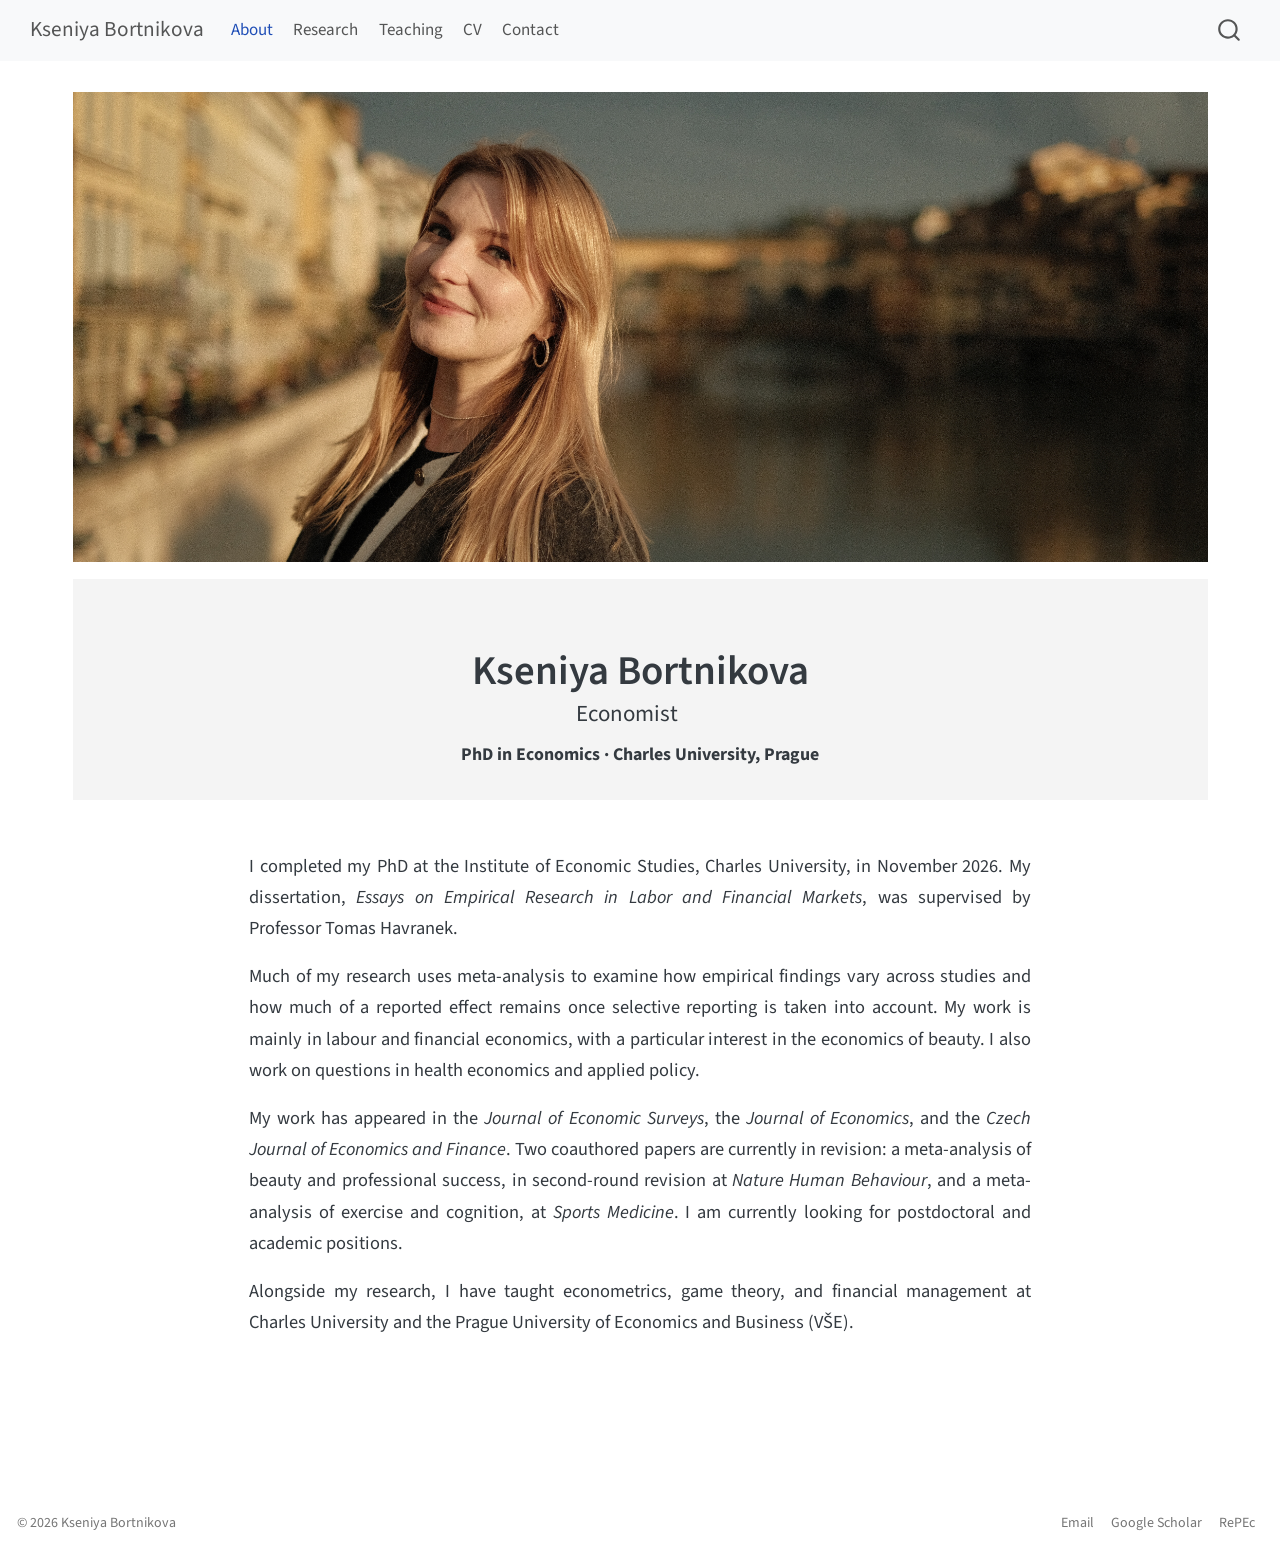
<file: docs/index.html>
<!DOCTYPE html>
<html xmlns="http://www.w3.org/1999/xhtml" lang="en" xml:lang="en"><head>

<meta charset="utf-8">
<meta name="generator" content="quarto-1.4.553">

<meta name="viewport" content="width=device-width, initial-scale=1.0, user-scalable=yes">


<title>Kseniya Bortnikova</title>
<style>
code{white-space: pre-wrap;}
span.smallcaps{font-variant: small-caps;}
div.columns{display: flex; gap: min(4vw, 1.5em);}
div.column{flex: auto; overflow-x: auto;}
div.hanging-indent{margin-left: 1.5em; text-indent: -1.5em;}
ul.task-list{list-style: none;}
ul.task-list li input[type="checkbox"] {
  width: 0.8em;
  margin: 0 0.8em 0.2em -1em; /* quarto-specific, see https://github.com/quarto-dev/quarto-cli/issues/4556 */ 
  vertical-align: middle;
}
</style>


<script src="site_libs/quarto-nav/quarto-nav.js"></script>
<script src="site_libs/quarto-nav/headroom.min.js"></script>
<script src="site_libs/clipboard/clipboard.min.js"></script>
<script src="site_libs/quarto-search/autocomplete.umd.js"></script>
<script src="site_libs/quarto-search/fuse.min.js"></script>
<script src="site_libs/quarto-search/quarto-search.js"></script>
<meta name="quarto:offset" content="./">
<script src="site_libs/quarto-html/quarto.js"></script>
<script src="site_libs/quarto-html/popper.min.js"></script>
<script src="site_libs/quarto-html/tippy.umd.min.js"></script>
<script src="site_libs/quarto-html/anchor.min.js"></script>
<link href="site_libs/quarto-html/tippy.css" rel="stylesheet">
<link href="site_libs/quarto-html/quarto-syntax-highlighting.css" rel="stylesheet" id="quarto-text-highlighting-styles">
<script src="site_libs/bootstrap/bootstrap.min.js"></script>
<link href="site_libs/bootstrap/bootstrap-icons.css" rel="stylesheet">
<link href="site_libs/bootstrap/bootstrap.min.css" rel="stylesheet" id="quarto-bootstrap" data-mode="light">
<script id="quarto-search-options" type="application/json">{
  "location": "navbar",
  "copy-button": false,
  "collapse-after": 3,
  "panel-placement": "end",
  "type": "overlay",
  "limit": 50,
  "keyboard-shortcut": [
    "f",
    "/",
    "s"
  ],
  "show-item-context": false,
  "language": {
    "search-no-results-text": "No results",
    "search-matching-documents-text": "matching documents",
    "search-copy-link-title": "Copy link to search",
    "search-hide-matches-text": "Hide additional matches",
    "search-more-match-text": "more match in this document",
    "search-more-matches-text": "more matches in this document",
    "search-clear-button-title": "Clear",
    "search-text-placeholder": "",
    "search-detached-cancel-button-title": "Cancel",
    "search-submit-button-title": "Submit",
    "search-label": "Search"
  }
}</script>


<link rel="stylesheet" href="styles.css">
<meta property="og:title" content="Kseniya Bortnikova">
<meta property="og:site_name" content="Kseniya Bortnikova">
</head>

<body class="nav-fixed">

<div id="quarto-search-results"></div>
  <header id="quarto-header" class="headroom fixed-top">
    <nav class="navbar navbar-expand-lg " data-bs-theme="dark">
      <div class="navbar-container container-fluid">
      <div class="navbar-brand-container mx-auto">
    <a class="navbar-brand" href="./index.html">
    <span class="navbar-title">Kseniya Bortnikova</span>
    </a>
  </div>
            <div id="quarto-search" class="" title="Search"></div>
          <button class="navbar-toggler" type="button" data-bs-toggle="collapse" data-bs-target="#navbarCollapse" aria-controls="navbarCollapse" aria-expanded="false" aria-label="Toggle navigation" onclick="if (window.quartoToggleHeadroom) { window.quartoToggleHeadroom(); }">
  <span class="navbar-toggler-icon"></span>
</button>
          <div class="collapse navbar-collapse" id="navbarCollapse">
            <ul class="navbar-nav navbar-nav-scroll me-auto">
  <li class="nav-item">
    <a class="nav-link active" href="./index.html" aria-current="page"> 
<span class="menu-text">About</span></a>
  </li>  
  <li class="nav-item">
    <a class="nav-link" href="./research.html"> 
<span class="menu-text">Research</span></a>
  </li>  
  <li class="nav-item">
    <a class="nav-link" href="./teaching.html"> 
<span class="menu-text">Teaching</span></a>
  </li>  
  <li class="nav-item">
    <a class="nav-link" href="./cv.html"> 
<span class="menu-text">CV</span></a>
  </li>  
  <li class="nav-item">
    <a class="nav-link" href="./contact.html"> 
<span class="menu-text">Contact</span></a>
  </li>  
</ul>
          </div> <!-- /navcollapse -->
          <div class="quarto-navbar-tools">
</div>
      </div> <!-- /container-fluid -->
    </nav>
</header>
<!-- content -->
<div id="quarto-content" class="quarto-container page-columns page-rows-contents page-layout-full page-navbar">
<!-- sidebar -->
<!-- margin-sidebar -->
    
<!-- main -->
<main class="content column-page" id="quarto-document-content">




<div class="hero-photo">
<p><img src="photo.JPG" alt="Kseniya Bortnikova"></p>
</div>
<section id="kseniya-bortnikova" class="level1 hero">
<h1>Kseniya Bortnikova</h1>
<section id="economist" class="level2">
<h2 class="anchored" data-anchor-id="economist">Economist</h2>
<p><strong>PhD in Economics · Charles University, Prague </strong></p>
</section>
</section>
<div class="about-text">
<p>I completed my PhD at the Institute of Economic Studies, Charles University, in November 2026. My dissertation, <em>Essays on Empirical Research in Labor and Financial Markets</em>, was supervised by Professor Tomas Havranek.</p>
<p>Much of my research uses meta-analysis to examine how empirical findings vary across studies and how much of a reported effect remains once selective reporting is taken into account. My work is mainly in labour and financial economics, with a particular interest in the economics of beauty. I also work on questions in health economics and applied policy.</p>
<p>My work has appeared in the <em>Journal of Economic Surveys</em>, the <em>Journal of Economics</em>, and the <em>Czech Journal of Economics and Finance</em>. Two coauthored papers are currently in revision: a meta-analysis of beauty and professional success, in second-round revision at <em>Nature Human Behaviour</em>, and a meta-analysis of exercise and cognition, at <em>Sports Medicine</em>. I am currently looking for postdoctoral and academic positions.</p>
<p>Alongside my research, I have taught econometrics, game theory, and financial management at Charles University and the Prague University of Economics and Business (VŠE).</p>
</div>



</main> <!-- /main -->
<script id="quarto-html-after-body" type="application/javascript">
window.document.addEventListener("DOMContentLoaded", function (event) {
  const toggleBodyColorMode = (bsSheetEl) => {
    const mode = bsSheetEl.getAttribute("data-mode");
    const bodyEl = window.document.querySelector("body");
    if (mode === "dark") {
      bodyEl.classList.add("quarto-dark");
      bodyEl.classList.remove("quarto-light");
    } else {
      bodyEl.classList.add("quarto-light");
      bodyEl.classList.remove("quarto-dark");
    }
  }
  const toggleBodyColorPrimary = () => {
    const bsSheetEl = window.document.querySelector("link#quarto-bootstrap");
    if (bsSheetEl) {
      toggleBodyColorMode(bsSheetEl);
    }
  }
  toggleBodyColorPrimary();  
  const icon = "";
  const anchorJS = new window.AnchorJS();
  anchorJS.options = {
    placement: 'right',
    icon: icon
  };
  anchorJS.add('.anchored');
  const isCodeAnnotation = (el) => {
    for (const clz of el.classList) {
      if (clz.startsWith('code-annotation-')) {                     
        return true;
      }
    }
    return false;
  }
  const clipboard = new window.ClipboardJS('.code-copy-button', {
    text: function(trigger) {
      const codeEl = trigger.previousElementSibling.cloneNode(true);
      for (const childEl of codeEl.children) {
        if (isCodeAnnotation(childEl)) {
          childEl.remove();
        }
      }
      return codeEl.innerText;
    }
  });
  clipboard.on('success', function(e) {
    // button target
    const button = e.trigger;
    // don't keep focus
    button.blur();
    // flash "checked"
    button.classList.add('code-copy-button-checked');
    var currentTitle = button.getAttribute("title");
    button.setAttribute("title", "Copied!");
    let tooltip;
    if (window.bootstrap) {
      button.setAttribute("data-bs-toggle", "tooltip");
      button.setAttribute("data-bs-placement", "left");
      button.setAttribute("data-bs-title", "Copied!");
      tooltip = new bootstrap.Tooltip(button, 
        { trigger: "manual", 
          customClass: "code-copy-button-tooltip",
          offset: [0, -8]});
      tooltip.show();    
    }
    setTimeout(function() {
      if (tooltip) {
        tooltip.hide();
        button.removeAttribute("data-bs-title");
        button.removeAttribute("data-bs-toggle");
        button.removeAttribute("data-bs-placement");
      }
      button.setAttribute("title", currentTitle);
      button.classList.remove('code-copy-button-checked');
    }, 1000);
    // clear code selection
    e.clearSelection();
  });
    var localhostRegex = new RegExp(/^(?:http|https):\/\/localhost\:?[0-9]*\//);
    var mailtoRegex = new RegExp(/^mailto:/);
      var filterRegex = new RegExp("https:\/\/kseniyabortnikova\.github\.io");
    var isInternal = (href) => {
        return filterRegex.test(href) || localhostRegex.test(href) || mailtoRegex.test(href);
    }
    // Inspect non-navigation links and adorn them if external
 	var links = window.document.querySelectorAll('a[href]:not(.nav-link):not(.navbar-brand):not(.toc-action):not(.sidebar-link):not(.sidebar-item-toggle):not(.pagination-link):not(.no-external):not([aria-hidden]):not(.dropdown-item):not(.quarto-navigation-tool)');
    for (var i=0; i<links.length; i++) {
      const link = links[i];
      if (!isInternal(link.href)) {
        // undo the damage that might have been done by quarto-nav.js in the case of
        // links that we want to consider external
        if (link.dataset.originalHref !== undefined) {
          link.href = link.dataset.originalHref;
        }
      }
    }
  function tippyHover(el, contentFn, onTriggerFn, onUntriggerFn) {
    const config = {
      allowHTML: true,
      maxWidth: 500,
      delay: 100,
      arrow: false,
      appendTo: function(el) {
          return el.parentElement;
      },
      interactive: true,
      interactiveBorder: 10,
      theme: 'quarto',
      placement: 'bottom-start',
    };
    if (contentFn) {
      config.content = contentFn;
    }
    if (onTriggerFn) {
      config.onTrigger = onTriggerFn;
    }
    if (onUntriggerFn) {
      config.onUntrigger = onUntriggerFn;
    }
    window.tippy(el, config); 
  }
  const noterefs = window.document.querySelectorAll('a[role="doc-noteref"]');
  for (var i=0; i<noterefs.length; i++) {
    const ref = noterefs[i];
    tippyHover(ref, function() {
      // use id or data attribute instead here
      let href = ref.getAttribute('data-footnote-href') || ref.getAttribute('href');
      try { href = new URL(href).hash; } catch {}
      const id = href.replace(/^#\/?/, "");
      const note = window.document.getElementById(id);
      if (note) {
        return note.innerHTML;
      } else {
        return "";
      }
    });
  }
  const xrefs = window.document.querySelectorAll('a.quarto-xref');
  const processXRef = (id, note) => {
    // Strip column container classes
    const stripColumnClz = (el) => {
      el.classList.remove("page-full", "page-columns");
      if (el.children) {
        for (const child of el.children) {
          stripColumnClz(child);
        }
      }
    }
    stripColumnClz(note)
    if (id === null || id.startsWith('sec-')) {
      // Special case sections, only their first couple elements
      const container = document.createElement("div");
      if (note.children && note.children.length > 2) {
        container.appendChild(note.children[0].cloneNode(true));
        for (let i = 1; i < note.children.length; i++) {
          const child = note.children[i];
          if (child.tagName === "P" && child.innerText === "") {
            continue;
          } else {
            container.appendChild(child.cloneNode(true));
            break;
          }
        }
        if (window.Quarto?.typesetMath) {
          window.Quarto.typesetMath(container);
        }
        return container.innerHTML
      } else {
        if (window.Quarto?.typesetMath) {
          window.Quarto.typesetMath(note);
        }
        return note.innerHTML;
      }
    } else {
      // Remove any anchor links if they are present
      const anchorLink = note.querySelector('a.anchorjs-link');
      if (anchorLink) {
        anchorLink.remove();
      }
      if (window.Quarto?.typesetMath) {
        window.Quarto.typesetMath(note);
      }
      // TODO in 1.5, we should make sure this works without a callout special case
      if (note.classList.contains("callout")) {
        return note.outerHTML;
      } else {
        return note.innerHTML;
      }
    }
  }
  for (var i=0; i<xrefs.length; i++) {
    const xref = xrefs[i];
    tippyHover(xref, undefined, function(instance) {
      instance.disable();
      let url = xref.getAttribute('href');
      let hash = undefined; 
      if (url.startsWith('#')) {
        hash = url;
      } else {
        try { hash = new URL(url).hash; } catch {}
      }
      if (hash) {
        const id = hash.replace(/^#\/?/, "");
        const note = window.document.getElementById(id);
        if (note !== null) {
          try {
            const html = processXRef(id, note.cloneNode(true));
            instance.setContent(html);
          } finally {
            instance.enable();
            instance.show();
          }
        } else {
          // See if we can fetch this
          fetch(url.split('#')[0])
          .then(res => res.text())
          .then(html => {
            const parser = new DOMParser();
            const htmlDoc = parser.parseFromString(html, "text/html");
            const note = htmlDoc.getElementById(id);
            if (note !== null) {
              const html = processXRef(id, note);
              instance.setContent(html);
            } 
          }).finally(() => {
            instance.enable();
            instance.show();
          });
        }
      } else {
        // See if we can fetch a full url (with no hash to target)
        // This is a special case and we should probably do some content thinning / targeting
        fetch(url)
        .then(res => res.text())
        .then(html => {
          const parser = new DOMParser();
          const htmlDoc = parser.parseFromString(html, "text/html");
          const note = htmlDoc.querySelector('main.content');
          if (note !== null) {
            // This should only happen for chapter cross references
            // (since there is no id in the URL)
            // remove the first header
            if (note.children.length > 0 && note.children[0].tagName === "HEADER") {
              note.children[0].remove();
            }
            const html = processXRef(null, note);
            instance.setContent(html);
          } 
        }).finally(() => {
          instance.enable();
          instance.show();
        });
      }
    }, function(instance) {
    });
  }
      let selectedAnnoteEl;
      const selectorForAnnotation = ( cell, annotation) => {
        let cellAttr = 'data-code-cell="' + cell + '"';
        let lineAttr = 'data-code-annotation="' +  annotation + '"';
        const selector = 'span[' + cellAttr + '][' + lineAttr + ']';
        return selector;
      }
      const selectCodeLines = (annoteEl) => {
        const doc = window.document;
        const targetCell = annoteEl.getAttribute("data-target-cell");
        const targetAnnotation = annoteEl.getAttribute("data-target-annotation");
        const annoteSpan = window.document.querySelector(selectorForAnnotation(targetCell, targetAnnotation));
        const lines = annoteSpan.getAttribute("data-code-lines").split(",");
        const lineIds = lines.map((line) => {
          return targetCell + "-" + line;
        })
        let top = null;
        let height = null;
        let parent = null;
        if (lineIds.length > 0) {
            //compute the position of the single el (top and bottom and make a div)
            const el = window.document.getElementById(lineIds[0]);
            top = el.offsetTop;
            height = el.offsetHeight;
            parent = el.parentElement.parentElement;
          if (lineIds.length > 1) {
            const lastEl = window.document.getElementById(lineIds[lineIds.length - 1]);
            const bottom = lastEl.offsetTop + lastEl.offsetHeight;
            height = bottom - top;
          }
          if (top !== null && height !== null && parent !== null) {
            // cook up a div (if necessary) and position it 
            let div = window.document.getElementById("code-annotation-line-highlight");
            if (div === null) {
              div = window.document.createElement("div");
              div.setAttribute("id", "code-annotation-line-highlight");
              div.style.position = 'absolute';
              parent.appendChild(div);
            }
            div.style.top = top - 2 + "px";
            div.style.height = height + 4 + "px";
            div.style.left = 0;
            let gutterDiv = window.document.getElementById("code-annotation-line-highlight-gutter");
            if (gutterDiv === null) {
              gutterDiv = window.document.createElement("div");
              gutterDiv.setAttribute("id", "code-annotation-line-highlight-gutter");
              gutterDiv.style.position = 'absolute';
              const codeCell = window.document.getElementById(targetCell);
              const gutter = codeCell.querySelector('.code-annotation-gutter');
              gutter.appendChild(gutterDiv);
            }
            gutterDiv.style.top = top - 2 + "px";
            gutterDiv.style.height = height + 4 + "px";
          }
          selectedAnnoteEl = annoteEl;
        }
      };
      const unselectCodeLines = () => {
        const elementsIds = ["code-annotation-line-highlight", "code-annotation-line-highlight-gutter"];
        elementsIds.forEach((elId) => {
          const div = window.document.getElementById(elId);
          if (div) {
            div.remove();
          }
        });
        selectedAnnoteEl = undefined;
      };
        // Handle positioning of the toggle
    window.addEventListener(
      "resize",
      throttle(() => {
        elRect = undefined;
        if (selectedAnnoteEl) {
          selectCodeLines(selectedAnnoteEl);
        }
      }, 10)
    );
    function throttle(fn, ms) {
    let throttle = false;
    let timer;
      return (...args) => {
        if(!throttle) { // first call gets through
            fn.apply(this, args);
            throttle = true;
        } else { // all the others get throttled
            if(timer) clearTimeout(timer); // cancel #2
            timer = setTimeout(() => {
              fn.apply(this, args);
              timer = throttle = false;
            }, ms);
        }
      };
    }
      // Attach click handler to the DT
      const annoteDls = window.document.querySelectorAll('dt[data-target-cell]');
      for (const annoteDlNode of annoteDls) {
        annoteDlNode.addEventListener('click', (event) => {
          const clickedEl = event.target;
          if (clickedEl !== selectedAnnoteEl) {
            unselectCodeLines();
            const activeEl = window.document.querySelector('dt[data-target-cell].code-annotation-active');
            if (activeEl) {
              activeEl.classList.remove('code-annotation-active');
            }
            selectCodeLines(clickedEl);
            clickedEl.classList.add('code-annotation-active');
          } else {
            // Unselect the line
            unselectCodeLines();
            clickedEl.classList.remove('code-annotation-active');
          }
        });
      }
  const findCites = (el) => {
    const parentEl = el.parentElement;
    if (parentEl) {
      const cites = parentEl.dataset.cites;
      if (cites) {
        return {
          el,
          cites: cites.split(' ')
        };
      } else {
        return findCites(el.parentElement)
      }
    } else {
      return undefined;
    }
  };
  var bibliorefs = window.document.querySelectorAll('a[role="doc-biblioref"]');
  for (var i=0; i<bibliorefs.length; i++) {
    const ref = bibliorefs[i];
    const citeInfo = findCites(ref);
    if (citeInfo) {
      tippyHover(citeInfo.el, function() {
        var popup = window.document.createElement('div');
        citeInfo.cites.forEach(function(cite) {
          var citeDiv = window.document.createElement('div');
          citeDiv.classList.add('hanging-indent');
          citeDiv.classList.add('csl-entry');
          var biblioDiv = window.document.getElementById('ref-' + cite);
          if (biblioDiv) {
            citeDiv.innerHTML = biblioDiv.innerHTML;
          }
          popup.appendChild(citeDiv);
        });
        return popup.innerHTML;
      });
    }
  }
});
</script>
</div> <!-- /content -->
<footer class="footer">
  <div class="nav-footer">
    <div class="nav-footer-left">
<p>© 2026 Kseniya Bortnikova</p>
</div>   
    <div class="nav-footer-center">
      &nbsp;
    </div>
    <div class="nav-footer-right">
      <ul class="footer-items list-unstyled">
    <li class="nav-item">
    <a class="nav-link" href="mailto:bortnikova.xenia@gmail.com">
<p>Email</p>
</a>
  </li>  
    <li class="nav-item">
    <a class="nav-link" href="https://scholar.google.com/citations?user=skvvLtYAAAAJ">
<p>Google Scholar</p>
</a>
  </li>  
    <li class="nav-item">
    <a class="nav-link" href="https://ideas.repec.org/f/pbo1137.html">
<p>RePEc</p>
</a>
  </li>  
</ul>
    </div>
  </div>
</footer>




</body></html>
</file>
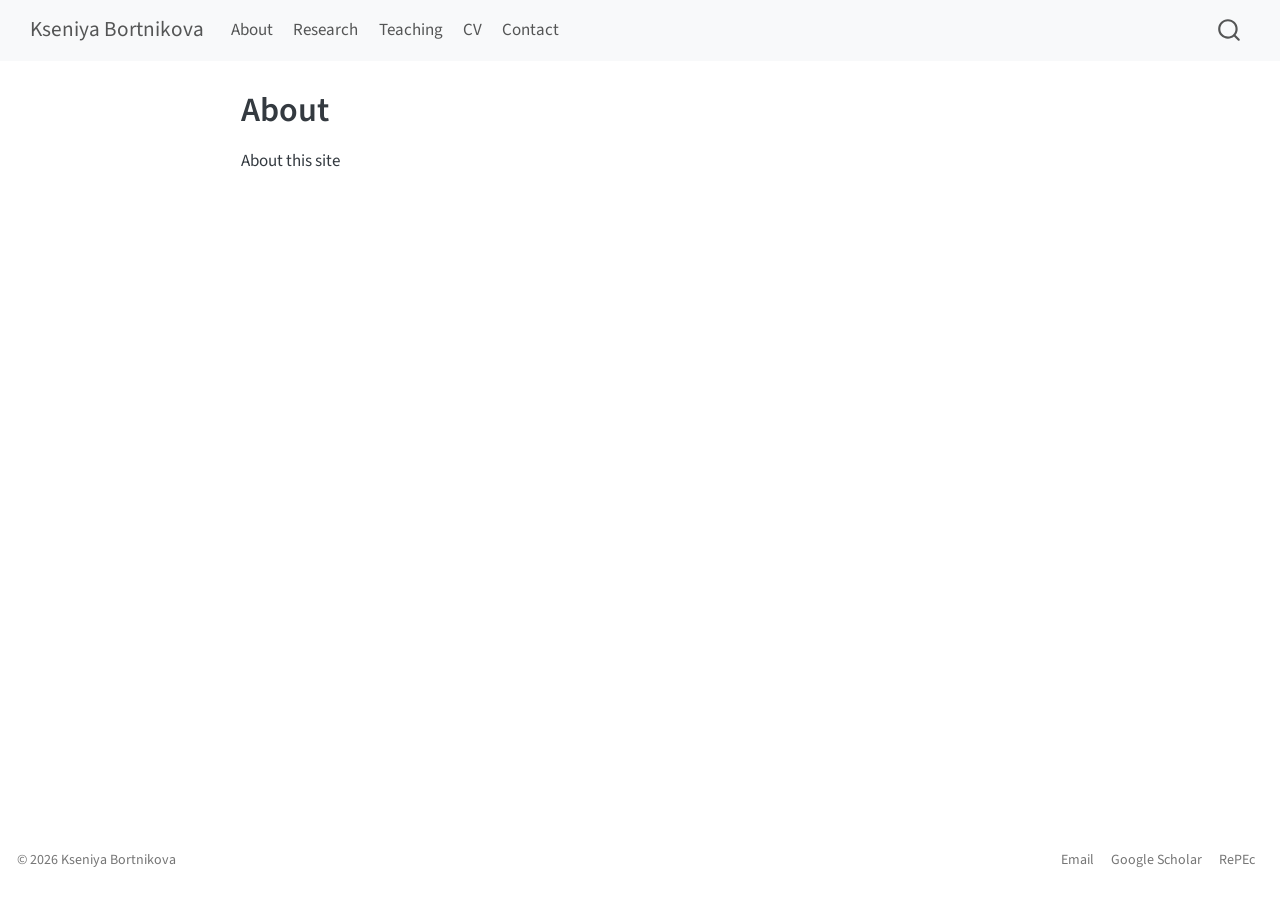
<file: docs/about.html>
<!DOCTYPE html>
<html xmlns="http://www.w3.org/1999/xhtml" lang="en" xml:lang="en"><head>

<meta charset="utf-8">
<meta name="generator" content="quarto-1.4.553">

<meta name="viewport" content="width=device-width, initial-scale=1.0, user-scalable=yes">


<title>Kseniya Bortnikova - About</title>
<style>
code{white-space: pre-wrap;}
span.smallcaps{font-variant: small-caps;}
div.columns{display: flex; gap: min(4vw, 1.5em);}
div.column{flex: auto; overflow-x: auto;}
div.hanging-indent{margin-left: 1.5em; text-indent: -1.5em;}
ul.task-list{list-style: none;}
ul.task-list li input[type="checkbox"] {
  width: 0.8em;
  margin: 0 0.8em 0.2em -1em; /* quarto-specific, see https://github.com/quarto-dev/quarto-cli/issues/4556 */ 
  vertical-align: middle;
}
</style>


<script src="site_libs/quarto-nav/quarto-nav.js"></script>
<script src="site_libs/quarto-nav/headroom.min.js"></script>
<script src="site_libs/clipboard/clipboard.min.js"></script>
<script src="site_libs/quarto-search/autocomplete.umd.js"></script>
<script src="site_libs/quarto-search/fuse.min.js"></script>
<script src="site_libs/quarto-search/quarto-search.js"></script>
<meta name="quarto:offset" content="./">
<script src="site_libs/quarto-html/quarto.js"></script>
<script src="site_libs/quarto-html/popper.min.js"></script>
<script src="site_libs/quarto-html/tippy.umd.min.js"></script>
<script src="site_libs/quarto-html/anchor.min.js"></script>
<link href="site_libs/quarto-html/tippy.css" rel="stylesheet">
<link href="site_libs/quarto-html/quarto-syntax-highlighting.css" rel="stylesheet" id="quarto-text-highlighting-styles">
<script src="site_libs/bootstrap/bootstrap.min.js"></script>
<link href="site_libs/bootstrap/bootstrap-icons.css" rel="stylesheet">
<link href="site_libs/bootstrap/bootstrap.min.css" rel="stylesheet" id="quarto-bootstrap" data-mode="light">
<script id="quarto-search-options" type="application/json">{
  "location": "navbar",
  "copy-button": false,
  "collapse-after": 3,
  "panel-placement": "end",
  "type": "overlay",
  "limit": 50,
  "keyboard-shortcut": [
    "f",
    "/",
    "s"
  ],
  "show-item-context": false,
  "language": {
    "search-no-results-text": "No results",
    "search-matching-documents-text": "matching documents",
    "search-copy-link-title": "Copy link to search",
    "search-hide-matches-text": "Hide additional matches",
    "search-more-match-text": "more match in this document",
    "search-more-matches-text": "more matches in this document",
    "search-clear-button-title": "Clear",
    "search-text-placeholder": "",
    "search-detached-cancel-button-title": "Cancel",
    "search-submit-button-title": "Submit",
    "search-label": "Search"
  }
}</script>


<link rel="stylesheet" href="styles.css">
<meta property="og:title" content="Kseniya Bortnikova - About">
<meta property="og:description" content="Economist working on meta-analysis and empirical methods in labour and financial economics.">
<meta property="og:site_name" content="Kseniya Bortnikova">
</head>

<body class="nav-fixed fullcontent">

<div id="quarto-search-results"></div>
  <header id="quarto-header" class="headroom fixed-top">
    <nav class="navbar navbar-expand-lg " data-bs-theme="dark">
      <div class="navbar-container container-fluid">
      <div class="navbar-brand-container mx-auto">
    <a class="navbar-brand" href="./index.html">
    <span class="navbar-title">Kseniya Bortnikova</span>
    </a>
  </div>
            <div id="quarto-search" class="" title="Search"></div>
          <button class="navbar-toggler" type="button" data-bs-toggle="collapse" data-bs-target="#navbarCollapse" aria-controls="navbarCollapse" aria-expanded="false" aria-label="Toggle navigation" onclick="if (window.quartoToggleHeadroom) { window.quartoToggleHeadroom(); }">
  <span class="navbar-toggler-icon"></span>
</button>
          <div class="collapse navbar-collapse" id="navbarCollapse">
            <ul class="navbar-nav navbar-nav-scroll me-auto">
  <li class="nav-item">
    <a class="nav-link" href="./index.html"> 
<span class="menu-text">About</span></a>
  </li>  
  <li class="nav-item">
    <a class="nav-link" href="./research.html"> 
<span class="menu-text">Research</span></a>
  </li>  
  <li class="nav-item">
    <a class="nav-link" href="./teaching.html"> 
<span class="menu-text">Teaching</span></a>
  </li>  
  <li class="nav-item">
    <a class="nav-link" href="./cv.html"> 
<span class="menu-text">CV</span></a>
  </li>  
  <li class="nav-item">
    <a class="nav-link" href="./contact.html"> 
<span class="menu-text">Contact</span></a>
  </li>  
</ul>
          </div> <!-- /navcollapse -->
          <div class="quarto-navbar-tools">
</div>
      </div> <!-- /container-fluid -->
    </nav>
</header>
<!-- content -->
<div id="quarto-content" class="quarto-container page-columns page-rows-contents page-layout-article page-navbar">
<!-- sidebar -->
<!-- margin-sidebar -->
    
<!-- main -->
<main class="content" id="quarto-document-content">

<header id="title-block-header" class="quarto-title-block default">
<div class="quarto-title">
<h1 class="title">About</h1>
</div>



<div class="quarto-title-meta">

    
  
    
  </div>
  


</header>


<p>About this site</p>



</main> <!-- /main -->
<script id="quarto-html-after-body" type="application/javascript">
window.document.addEventListener("DOMContentLoaded", function (event) {
  const toggleBodyColorMode = (bsSheetEl) => {
    const mode = bsSheetEl.getAttribute("data-mode");
    const bodyEl = window.document.querySelector("body");
    if (mode === "dark") {
      bodyEl.classList.add("quarto-dark");
      bodyEl.classList.remove("quarto-light");
    } else {
      bodyEl.classList.add("quarto-light");
      bodyEl.classList.remove("quarto-dark");
    }
  }
  const toggleBodyColorPrimary = () => {
    const bsSheetEl = window.document.querySelector("link#quarto-bootstrap");
    if (bsSheetEl) {
      toggleBodyColorMode(bsSheetEl);
    }
  }
  toggleBodyColorPrimary();  
  const icon = "";
  const anchorJS = new window.AnchorJS();
  anchorJS.options = {
    placement: 'right',
    icon: icon
  };
  anchorJS.add('.anchored');
  const isCodeAnnotation = (el) => {
    for (const clz of el.classList) {
      if (clz.startsWith('code-annotation-')) {                     
        return true;
      }
    }
    return false;
  }
  const clipboard = new window.ClipboardJS('.code-copy-button', {
    text: function(trigger) {
      const codeEl = trigger.previousElementSibling.cloneNode(true);
      for (const childEl of codeEl.children) {
        if (isCodeAnnotation(childEl)) {
          childEl.remove();
        }
      }
      return codeEl.innerText;
    }
  });
  clipboard.on('success', function(e) {
    // button target
    const button = e.trigger;
    // don't keep focus
    button.blur();
    // flash "checked"
    button.classList.add('code-copy-button-checked');
    var currentTitle = button.getAttribute("title");
    button.setAttribute("title", "Copied!");
    let tooltip;
    if (window.bootstrap) {
      button.setAttribute("data-bs-toggle", "tooltip");
      button.setAttribute("data-bs-placement", "left");
      button.setAttribute("data-bs-title", "Copied!");
      tooltip = new bootstrap.Tooltip(button, 
        { trigger: "manual", 
          customClass: "code-copy-button-tooltip",
          offset: [0, -8]});
      tooltip.show();    
    }
    setTimeout(function() {
      if (tooltip) {
        tooltip.hide();
        button.removeAttribute("data-bs-title");
        button.removeAttribute("data-bs-toggle");
        button.removeAttribute("data-bs-placement");
      }
      button.setAttribute("title", currentTitle);
      button.classList.remove('code-copy-button-checked');
    }, 1000);
    // clear code selection
    e.clearSelection();
  });
    var localhostRegex = new RegExp(/^(?:http|https):\/\/localhost\:?[0-9]*\//);
    var mailtoRegex = new RegExp(/^mailto:/);
      var filterRegex = new RegExp("https:\/\/kseniyabortnikova\.github\.io");
    var isInternal = (href) => {
        return filterRegex.test(href) || localhostRegex.test(href) || mailtoRegex.test(href);
    }
    // Inspect non-navigation links and adorn them if external
 	var links = window.document.querySelectorAll('a[href]:not(.nav-link):not(.navbar-brand):not(.toc-action):not(.sidebar-link):not(.sidebar-item-toggle):not(.pagination-link):not(.no-external):not([aria-hidden]):not(.dropdown-item):not(.quarto-navigation-tool)');
    for (var i=0; i<links.length; i++) {
      const link = links[i];
      if (!isInternal(link.href)) {
        // undo the damage that might have been done by quarto-nav.js in the case of
        // links that we want to consider external
        if (link.dataset.originalHref !== undefined) {
          link.href = link.dataset.originalHref;
        }
      }
    }
  function tippyHover(el, contentFn, onTriggerFn, onUntriggerFn) {
    const config = {
      allowHTML: true,
      maxWidth: 500,
      delay: 100,
      arrow: false,
      appendTo: function(el) {
          return el.parentElement;
      },
      interactive: true,
      interactiveBorder: 10,
      theme: 'quarto',
      placement: 'bottom-start',
    };
    if (contentFn) {
      config.content = contentFn;
    }
    if (onTriggerFn) {
      config.onTrigger = onTriggerFn;
    }
    if (onUntriggerFn) {
      config.onUntrigger = onUntriggerFn;
    }
    window.tippy(el, config); 
  }
  const noterefs = window.document.querySelectorAll('a[role="doc-noteref"]');
  for (var i=0; i<noterefs.length; i++) {
    const ref = noterefs[i];
    tippyHover(ref, function() {
      // use id or data attribute instead here
      let href = ref.getAttribute('data-footnote-href') || ref.getAttribute('href');
      try { href = new URL(href).hash; } catch {}
      const id = href.replace(/^#\/?/, "");
      const note = window.document.getElementById(id);
      if (note) {
        return note.innerHTML;
      } else {
        return "";
      }
    });
  }
  const xrefs = window.document.querySelectorAll('a.quarto-xref');
  const processXRef = (id, note) => {
    // Strip column container classes
    const stripColumnClz = (el) => {
      el.classList.remove("page-full", "page-columns");
      if (el.children) {
        for (const child of el.children) {
          stripColumnClz(child);
        }
      }
    }
    stripColumnClz(note)
    if (id === null || id.startsWith('sec-')) {
      // Special case sections, only their first couple elements
      const container = document.createElement("div");
      if (note.children && note.children.length > 2) {
        container.appendChild(note.children[0].cloneNode(true));
        for (let i = 1; i < note.children.length; i++) {
          const child = note.children[i];
          if (child.tagName === "P" && child.innerText === "") {
            continue;
          } else {
            container.appendChild(child.cloneNode(true));
            break;
          }
        }
        if (window.Quarto?.typesetMath) {
          window.Quarto.typesetMath(container);
        }
        return container.innerHTML
      } else {
        if (window.Quarto?.typesetMath) {
          window.Quarto.typesetMath(note);
        }
        return note.innerHTML;
      }
    } else {
      // Remove any anchor links if they are present
      const anchorLink = note.querySelector('a.anchorjs-link');
      if (anchorLink) {
        anchorLink.remove();
      }
      if (window.Quarto?.typesetMath) {
        window.Quarto.typesetMath(note);
      }
      // TODO in 1.5, we should make sure this works without a callout special case
      if (note.classList.contains("callout")) {
        return note.outerHTML;
      } else {
        return note.innerHTML;
      }
    }
  }
  for (var i=0; i<xrefs.length; i++) {
    const xref = xrefs[i];
    tippyHover(xref, undefined, function(instance) {
      instance.disable();
      let url = xref.getAttribute('href');
      let hash = undefined; 
      if (url.startsWith('#')) {
        hash = url;
      } else {
        try { hash = new URL(url).hash; } catch {}
      }
      if (hash) {
        const id = hash.replace(/^#\/?/, "");
        const note = window.document.getElementById(id);
        if (note !== null) {
          try {
            const html = processXRef(id, note.cloneNode(true));
            instance.setContent(html);
          } finally {
            instance.enable();
            instance.show();
          }
        } else {
          // See if we can fetch this
          fetch(url.split('#')[0])
          .then(res => res.text())
          .then(html => {
            const parser = new DOMParser();
            const htmlDoc = parser.parseFromString(html, "text/html");
            const note = htmlDoc.getElementById(id);
            if (note !== null) {
              const html = processXRef(id, note);
              instance.setContent(html);
            } 
          }).finally(() => {
            instance.enable();
            instance.show();
          });
        }
      } else {
        // See if we can fetch a full url (with no hash to target)
        // This is a special case and we should probably do some content thinning / targeting
        fetch(url)
        .then(res => res.text())
        .then(html => {
          const parser = new DOMParser();
          const htmlDoc = parser.parseFromString(html, "text/html");
          const note = htmlDoc.querySelector('main.content');
          if (note !== null) {
            // This should only happen for chapter cross references
            // (since there is no id in the URL)
            // remove the first header
            if (note.children.length > 0 && note.children[0].tagName === "HEADER") {
              note.children[0].remove();
            }
            const html = processXRef(null, note);
            instance.setContent(html);
          } 
        }).finally(() => {
          instance.enable();
          instance.show();
        });
      }
    }, function(instance) {
    });
  }
      let selectedAnnoteEl;
      const selectorForAnnotation = ( cell, annotation) => {
        let cellAttr = 'data-code-cell="' + cell + '"';
        let lineAttr = 'data-code-annotation="' +  annotation + '"';
        const selector = 'span[' + cellAttr + '][' + lineAttr + ']';
        return selector;
      }
      const selectCodeLines = (annoteEl) => {
        const doc = window.document;
        const targetCell = annoteEl.getAttribute("data-target-cell");
        const targetAnnotation = annoteEl.getAttribute("data-target-annotation");
        const annoteSpan = window.document.querySelector(selectorForAnnotation(targetCell, targetAnnotation));
        const lines = annoteSpan.getAttribute("data-code-lines").split(",");
        const lineIds = lines.map((line) => {
          return targetCell + "-" + line;
        })
        let top = null;
        let height = null;
        let parent = null;
        if (lineIds.length > 0) {
            //compute the position of the single el (top and bottom and make a div)
            const el = window.document.getElementById(lineIds[0]);
            top = el.offsetTop;
            height = el.offsetHeight;
            parent = el.parentElement.parentElement;
          if (lineIds.length > 1) {
            const lastEl = window.document.getElementById(lineIds[lineIds.length - 1]);
            const bottom = lastEl.offsetTop + lastEl.offsetHeight;
            height = bottom - top;
          }
          if (top !== null && height !== null && parent !== null) {
            // cook up a div (if necessary) and position it 
            let div = window.document.getElementById("code-annotation-line-highlight");
            if (div === null) {
              div = window.document.createElement("div");
              div.setAttribute("id", "code-annotation-line-highlight");
              div.style.position = 'absolute';
              parent.appendChild(div);
            }
            div.style.top = top - 2 + "px";
            div.style.height = height + 4 + "px";
            div.style.left = 0;
            let gutterDiv = window.document.getElementById("code-annotation-line-highlight-gutter");
            if (gutterDiv === null) {
              gutterDiv = window.document.createElement("div");
              gutterDiv.setAttribute("id", "code-annotation-line-highlight-gutter");
              gutterDiv.style.position = 'absolute';
              const codeCell = window.document.getElementById(targetCell);
              const gutter = codeCell.querySelector('.code-annotation-gutter');
              gutter.appendChild(gutterDiv);
            }
            gutterDiv.style.top = top - 2 + "px";
            gutterDiv.style.height = height + 4 + "px";
          }
          selectedAnnoteEl = annoteEl;
        }
      };
      const unselectCodeLines = () => {
        const elementsIds = ["code-annotation-line-highlight", "code-annotation-line-highlight-gutter"];
        elementsIds.forEach((elId) => {
          const div = window.document.getElementById(elId);
          if (div) {
            div.remove();
          }
        });
        selectedAnnoteEl = undefined;
      };
        // Handle positioning of the toggle
    window.addEventListener(
      "resize",
      throttle(() => {
        elRect = undefined;
        if (selectedAnnoteEl) {
          selectCodeLines(selectedAnnoteEl);
        }
      }, 10)
    );
    function throttle(fn, ms) {
    let throttle = false;
    let timer;
      return (...args) => {
        if(!throttle) { // first call gets through
            fn.apply(this, args);
            throttle = true;
        } else { // all the others get throttled
            if(timer) clearTimeout(timer); // cancel #2
            timer = setTimeout(() => {
              fn.apply(this, args);
              timer = throttle = false;
            }, ms);
        }
      };
    }
      // Attach click handler to the DT
      const annoteDls = window.document.querySelectorAll('dt[data-target-cell]');
      for (const annoteDlNode of annoteDls) {
        annoteDlNode.addEventListener('click', (event) => {
          const clickedEl = event.target;
          if (clickedEl !== selectedAnnoteEl) {
            unselectCodeLines();
            const activeEl = window.document.querySelector('dt[data-target-cell].code-annotation-active');
            if (activeEl) {
              activeEl.classList.remove('code-annotation-active');
            }
            selectCodeLines(clickedEl);
            clickedEl.classList.add('code-annotation-active');
          } else {
            // Unselect the line
            unselectCodeLines();
            clickedEl.classList.remove('code-annotation-active');
          }
        });
      }
  const findCites = (el) => {
    const parentEl = el.parentElement;
    if (parentEl) {
      const cites = parentEl.dataset.cites;
      if (cites) {
        return {
          el,
          cites: cites.split(' ')
        };
      } else {
        return findCites(el.parentElement)
      }
    } else {
      return undefined;
    }
  };
  var bibliorefs = window.document.querySelectorAll('a[role="doc-biblioref"]');
  for (var i=0; i<bibliorefs.length; i++) {
    const ref = bibliorefs[i];
    const citeInfo = findCites(ref);
    if (citeInfo) {
      tippyHover(citeInfo.el, function() {
        var popup = window.document.createElement('div');
        citeInfo.cites.forEach(function(cite) {
          var citeDiv = window.document.createElement('div');
          citeDiv.classList.add('hanging-indent');
          citeDiv.classList.add('csl-entry');
          var biblioDiv = window.document.getElementById('ref-' + cite);
          if (biblioDiv) {
            citeDiv.innerHTML = biblioDiv.innerHTML;
          }
          popup.appendChild(citeDiv);
        });
        return popup.innerHTML;
      });
    }
  }
});
</script>
</div> <!-- /content -->
<footer class="footer">
  <div class="nav-footer">
    <div class="nav-footer-left">
<p>© 2026 Kseniya Bortnikova</p>
</div>   
    <div class="nav-footer-center">
      &nbsp;
    </div>
    <div class="nav-footer-right">
      <ul class="footer-items list-unstyled">
    <li class="nav-item">
    <a class="nav-link" href="mailto:bortnikova.xenia@gmail.com">
<p>Email</p>
</a>
  </li>  
    <li class="nav-item">
    <a class="nav-link" href="https://scholar.google.com/citations?user=skvvLtYAAAAJ">
<p>Google Scholar</p>
</a>
  </li>  
    <li class="nav-item">
    <a class="nav-link" href="https://ideas.repec.org/f/pbo1137.html">
<p>RePEc</p>
</a>
  </li>  
</ul>
    </div>
  </div>
</footer>




</body></html>
</file>
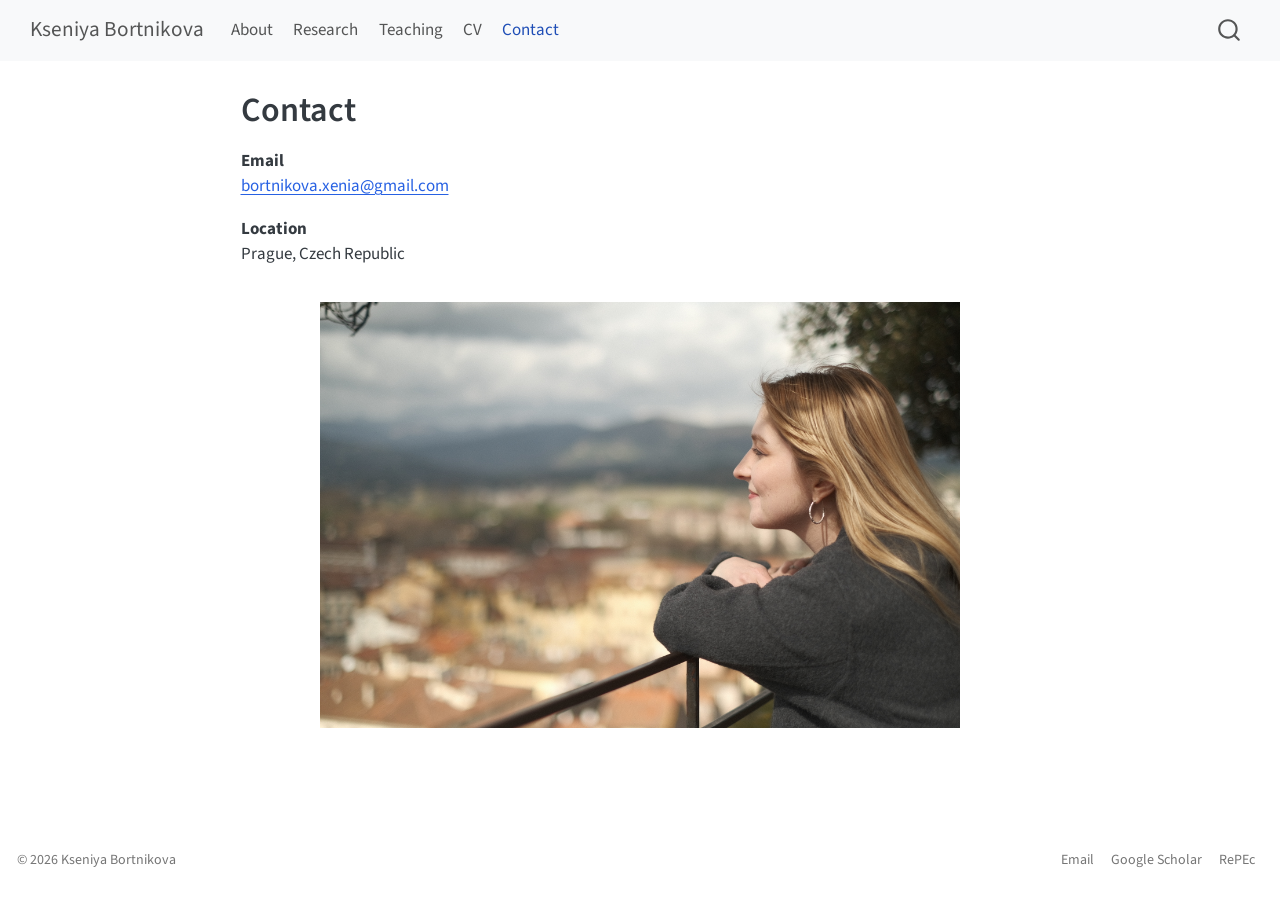
<file: docs/contact.html>
<!DOCTYPE html>
<html xmlns="http://www.w3.org/1999/xhtml" lang="en" xml:lang="en"><head>

<meta charset="utf-8">
<meta name="generator" content="quarto-1.4.553">

<meta name="viewport" content="width=device-width, initial-scale=1.0, user-scalable=yes">


<title>Kseniya Bortnikova - Contact</title>
<style>
code{white-space: pre-wrap;}
span.smallcaps{font-variant: small-caps;}
div.columns{display: flex; gap: min(4vw, 1.5em);}
div.column{flex: auto; overflow-x: auto;}
div.hanging-indent{margin-left: 1.5em; text-indent: -1.5em;}
ul.task-list{list-style: none;}
ul.task-list li input[type="checkbox"] {
  width: 0.8em;
  margin: 0 0.8em 0.2em -1em; /* quarto-specific, see https://github.com/quarto-dev/quarto-cli/issues/4556 */ 
  vertical-align: middle;
}
</style>


<script src="site_libs/quarto-nav/quarto-nav.js"></script>
<script src="site_libs/quarto-nav/headroom.min.js"></script>
<script src="site_libs/clipboard/clipboard.min.js"></script>
<script src="site_libs/quarto-search/autocomplete.umd.js"></script>
<script src="site_libs/quarto-search/fuse.min.js"></script>
<script src="site_libs/quarto-search/quarto-search.js"></script>
<meta name="quarto:offset" content="./">
<script src="site_libs/quarto-html/quarto.js"></script>
<script src="site_libs/quarto-html/popper.min.js"></script>
<script src="site_libs/quarto-html/tippy.umd.min.js"></script>
<script src="site_libs/quarto-html/anchor.min.js"></script>
<link href="site_libs/quarto-html/tippy.css" rel="stylesheet">
<link href="site_libs/quarto-html/quarto-syntax-highlighting.css" rel="stylesheet" id="quarto-text-highlighting-styles">
<script src="site_libs/bootstrap/bootstrap.min.js"></script>
<link href="site_libs/bootstrap/bootstrap-icons.css" rel="stylesheet">
<link href="site_libs/bootstrap/bootstrap.min.css" rel="stylesheet" id="quarto-bootstrap" data-mode="light">
<script id="quarto-search-options" type="application/json">{
  "location": "navbar",
  "copy-button": false,
  "collapse-after": 3,
  "panel-placement": "end",
  "type": "overlay",
  "limit": 50,
  "keyboard-shortcut": [
    "f",
    "/",
    "s"
  ],
  "show-item-context": false,
  "language": {
    "search-no-results-text": "No results",
    "search-matching-documents-text": "matching documents",
    "search-copy-link-title": "Copy link to search",
    "search-hide-matches-text": "Hide additional matches",
    "search-more-match-text": "more match in this document",
    "search-more-matches-text": "more matches in this document",
    "search-clear-button-title": "Clear",
    "search-text-placeholder": "",
    "search-detached-cancel-button-title": "Cancel",
    "search-submit-button-title": "Submit",
    "search-label": "Search"
  }
}</script>


<link rel="stylesheet" href="styles.css">
<meta property="og:title" content="Kseniya Bortnikova - Contact">
<meta property="og:description" content="Economist working on meta-analysis and empirical methods in labour and financial economics.">
<meta property="og:site_name" content="Kseniya Bortnikova">
</head>

<body class="nav-fixed fullcontent">

<div id="quarto-search-results"></div>
  <header id="quarto-header" class="headroom fixed-top">
    <nav class="navbar navbar-expand-lg " data-bs-theme="dark">
      <div class="navbar-container container-fluid">
      <div class="navbar-brand-container mx-auto">
    <a class="navbar-brand" href="./index.html">
    <span class="navbar-title">Kseniya Bortnikova</span>
    </a>
  </div>
            <div id="quarto-search" class="" title="Search"></div>
          <button class="navbar-toggler" type="button" data-bs-toggle="collapse" data-bs-target="#navbarCollapse" aria-controls="navbarCollapse" aria-expanded="false" aria-label="Toggle navigation" onclick="if (window.quartoToggleHeadroom) { window.quartoToggleHeadroom(); }">
  <span class="navbar-toggler-icon"></span>
</button>
          <div class="collapse navbar-collapse" id="navbarCollapse">
            <ul class="navbar-nav navbar-nav-scroll me-auto">
  <li class="nav-item">
    <a class="nav-link" href="./index.html"> 
<span class="menu-text">About</span></a>
  </li>  
  <li class="nav-item">
    <a class="nav-link" href="./research.html"> 
<span class="menu-text">Research</span></a>
  </li>  
  <li class="nav-item">
    <a class="nav-link" href="./teaching.html"> 
<span class="menu-text">Teaching</span></a>
  </li>  
  <li class="nav-item">
    <a class="nav-link" href="./cv.html"> 
<span class="menu-text">CV</span></a>
  </li>  
  <li class="nav-item">
    <a class="nav-link active" href="./contact.html" aria-current="page"> 
<span class="menu-text">Contact</span></a>
  </li>  
</ul>
          </div> <!-- /navcollapse -->
          <div class="quarto-navbar-tools">
</div>
      </div> <!-- /container-fluid -->
    </nav>
</header>
<!-- content -->
<div id="quarto-content" class="quarto-container page-columns page-rows-contents page-layout-article page-navbar">
<!-- sidebar -->
<!-- margin-sidebar -->
    
<!-- main -->
<main class="content" id="quarto-document-content">

<header id="title-block-header" class="quarto-title-block default">
<div class="quarto-title">
<h1 class="title">Contact</h1>
</div>



<div class="quarto-title-meta">

    
  
    
  </div>
  


</header>


<p><strong>Email</strong><br>
<a href="mailto:bortnikova.xenia@gmail.com">bortnikova.xenia@gmail.com</a></p>
<p><strong>Location</strong><br>
Prague, Czech Republic</p>
<p><img src="contact-photo.jpeg" class="contact-photo" alt="Kseniya Bortnikova"></p>



</main> <!-- /main -->
<script id="quarto-html-after-body" type="application/javascript">
window.document.addEventListener("DOMContentLoaded", function (event) {
  const toggleBodyColorMode = (bsSheetEl) => {
    const mode = bsSheetEl.getAttribute("data-mode");
    const bodyEl = window.document.querySelector("body");
    if (mode === "dark") {
      bodyEl.classList.add("quarto-dark");
      bodyEl.classList.remove("quarto-light");
    } else {
      bodyEl.classList.add("quarto-light");
      bodyEl.classList.remove("quarto-dark");
    }
  }
  const toggleBodyColorPrimary = () => {
    const bsSheetEl = window.document.querySelector("link#quarto-bootstrap");
    if (bsSheetEl) {
      toggleBodyColorMode(bsSheetEl);
    }
  }
  toggleBodyColorPrimary();  
  const icon = "";
  const anchorJS = new window.AnchorJS();
  anchorJS.options = {
    placement: 'right',
    icon: icon
  };
  anchorJS.add('.anchored');
  const isCodeAnnotation = (el) => {
    for (const clz of el.classList) {
      if (clz.startsWith('code-annotation-')) {                     
        return true;
      }
    }
    return false;
  }
  const clipboard = new window.ClipboardJS('.code-copy-button', {
    text: function(trigger) {
      const codeEl = trigger.previousElementSibling.cloneNode(true);
      for (const childEl of codeEl.children) {
        if (isCodeAnnotation(childEl)) {
          childEl.remove();
        }
      }
      return codeEl.innerText;
    }
  });
  clipboard.on('success', function(e) {
    // button target
    const button = e.trigger;
    // don't keep focus
    button.blur();
    // flash "checked"
    button.classList.add('code-copy-button-checked');
    var currentTitle = button.getAttribute("title");
    button.setAttribute("title", "Copied!");
    let tooltip;
    if (window.bootstrap) {
      button.setAttribute("data-bs-toggle", "tooltip");
      button.setAttribute("data-bs-placement", "left");
      button.setAttribute("data-bs-title", "Copied!");
      tooltip = new bootstrap.Tooltip(button, 
        { trigger: "manual", 
          customClass: "code-copy-button-tooltip",
          offset: [0, -8]});
      tooltip.show();    
    }
    setTimeout(function() {
      if (tooltip) {
        tooltip.hide();
        button.removeAttribute("data-bs-title");
        button.removeAttribute("data-bs-toggle");
        button.removeAttribute("data-bs-placement");
      }
      button.setAttribute("title", currentTitle);
      button.classList.remove('code-copy-button-checked');
    }, 1000);
    // clear code selection
    e.clearSelection();
  });
    var localhostRegex = new RegExp(/^(?:http|https):\/\/localhost\:?[0-9]*\//);
    var mailtoRegex = new RegExp(/^mailto:/);
      var filterRegex = new RegExp("https:\/\/kseniyabortnikova\.github\.io");
    var isInternal = (href) => {
        return filterRegex.test(href) || localhostRegex.test(href) || mailtoRegex.test(href);
    }
    // Inspect non-navigation links and adorn them if external
 	var links = window.document.querySelectorAll('a[href]:not(.nav-link):not(.navbar-brand):not(.toc-action):not(.sidebar-link):not(.sidebar-item-toggle):not(.pagination-link):not(.no-external):not([aria-hidden]):not(.dropdown-item):not(.quarto-navigation-tool)');
    for (var i=0; i<links.length; i++) {
      const link = links[i];
      if (!isInternal(link.href)) {
        // undo the damage that might have been done by quarto-nav.js in the case of
        // links that we want to consider external
        if (link.dataset.originalHref !== undefined) {
          link.href = link.dataset.originalHref;
        }
      }
    }
  function tippyHover(el, contentFn, onTriggerFn, onUntriggerFn) {
    const config = {
      allowHTML: true,
      maxWidth: 500,
      delay: 100,
      arrow: false,
      appendTo: function(el) {
          return el.parentElement;
      },
      interactive: true,
      interactiveBorder: 10,
      theme: 'quarto',
      placement: 'bottom-start',
    };
    if (contentFn) {
      config.content = contentFn;
    }
    if (onTriggerFn) {
      config.onTrigger = onTriggerFn;
    }
    if (onUntriggerFn) {
      config.onUntrigger = onUntriggerFn;
    }
    window.tippy(el, config); 
  }
  const noterefs = window.document.querySelectorAll('a[role="doc-noteref"]');
  for (var i=0; i<noterefs.length; i++) {
    const ref = noterefs[i];
    tippyHover(ref, function() {
      // use id or data attribute instead here
      let href = ref.getAttribute('data-footnote-href') || ref.getAttribute('href');
      try { href = new URL(href).hash; } catch {}
      const id = href.replace(/^#\/?/, "");
      const note = window.document.getElementById(id);
      if (note) {
        return note.innerHTML;
      } else {
        return "";
      }
    });
  }
  const xrefs = window.document.querySelectorAll('a.quarto-xref');
  const processXRef = (id, note) => {
    // Strip column container classes
    const stripColumnClz = (el) => {
      el.classList.remove("page-full", "page-columns");
      if (el.children) {
        for (const child of el.children) {
          stripColumnClz(child);
        }
      }
    }
    stripColumnClz(note)
    if (id === null || id.startsWith('sec-')) {
      // Special case sections, only their first couple elements
      const container = document.createElement("div");
      if (note.children && note.children.length > 2) {
        container.appendChild(note.children[0].cloneNode(true));
        for (let i = 1; i < note.children.length; i++) {
          const child = note.children[i];
          if (child.tagName === "P" && child.innerText === "") {
            continue;
          } else {
            container.appendChild(child.cloneNode(true));
            break;
          }
        }
        if (window.Quarto?.typesetMath) {
          window.Quarto.typesetMath(container);
        }
        return container.innerHTML
      } else {
        if (window.Quarto?.typesetMath) {
          window.Quarto.typesetMath(note);
        }
        return note.innerHTML;
      }
    } else {
      // Remove any anchor links if they are present
      const anchorLink = note.querySelector('a.anchorjs-link');
      if (anchorLink) {
        anchorLink.remove();
      }
      if (window.Quarto?.typesetMath) {
        window.Quarto.typesetMath(note);
      }
      // TODO in 1.5, we should make sure this works without a callout special case
      if (note.classList.contains("callout")) {
        return note.outerHTML;
      } else {
        return note.innerHTML;
      }
    }
  }
  for (var i=0; i<xrefs.length; i++) {
    const xref = xrefs[i];
    tippyHover(xref, undefined, function(instance) {
      instance.disable();
      let url = xref.getAttribute('href');
      let hash = undefined; 
      if (url.startsWith('#')) {
        hash = url;
      } else {
        try { hash = new URL(url).hash; } catch {}
      }
      if (hash) {
        const id = hash.replace(/^#\/?/, "");
        const note = window.document.getElementById(id);
        if (note !== null) {
          try {
            const html = processXRef(id, note.cloneNode(true));
            instance.setContent(html);
          } finally {
            instance.enable();
            instance.show();
          }
        } else {
          // See if we can fetch this
          fetch(url.split('#')[0])
          .then(res => res.text())
          .then(html => {
            const parser = new DOMParser();
            const htmlDoc = parser.parseFromString(html, "text/html");
            const note = htmlDoc.getElementById(id);
            if (note !== null) {
              const html = processXRef(id, note);
              instance.setContent(html);
            } 
          }).finally(() => {
            instance.enable();
            instance.show();
          });
        }
      } else {
        // See if we can fetch a full url (with no hash to target)
        // This is a special case and we should probably do some content thinning / targeting
        fetch(url)
        .then(res => res.text())
        .then(html => {
          const parser = new DOMParser();
          const htmlDoc = parser.parseFromString(html, "text/html");
          const note = htmlDoc.querySelector('main.content');
          if (note !== null) {
            // This should only happen for chapter cross references
            // (since there is no id in the URL)
            // remove the first header
            if (note.children.length > 0 && note.children[0].tagName === "HEADER") {
              note.children[0].remove();
            }
            const html = processXRef(null, note);
            instance.setContent(html);
          } 
        }).finally(() => {
          instance.enable();
          instance.show();
        });
      }
    }, function(instance) {
    });
  }
      let selectedAnnoteEl;
      const selectorForAnnotation = ( cell, annotation) => {
        let cellAttr = 'data-code-cell="' + cell + '"';
        let lineAttr = 'data-code-annotation="' +  annotation + '"';
        const selector = 'span[' + cellAttr + '][' + lineAttr + ']';
        return selector;
      }
      const selectCodeLines = (annoteEl) => {
        const doc = window.document;
        const targetCell = annoteEl.getAttribute("data-target-cell");
        const targetAnnotation = annoteEl.getAttribute("data-target-annotation");
        const annoteSpan = window.document.querySelector(selectorForAnnotation(targetCell, targetAnnotation));
        const lines = annoteSpan.getAttribute("data-code-lines").split(",");
        const lineIds = lines.map((line) => {
          return targetCell + "-" + line;
        })
        let top = null;
        let height = null;
        let parent = null;
        if (lineIds.length > 0) {
            //compute the position of the single el (top and bottom and make a div)
            const el = window.document.getElementById(lineIds[0]);
            top = el.offsetTop;
            height = el.offsetHeight;
            parent = el.parentElement.parentElement;
          if (lineIds.length > 1) {
            const lastEl = window.document.getElementById(lineIds[lineIds.length - 1]);
            const bottom = lastEl.offsetTop + lastEl.offsetHeight;
            height = bottom - top;
          }
          if (top !== null && height !== null && parent !== null) {
            // cook up a div (if necessary) and position it 
            let div = window.document.getElementById("code-annotation-line-highlight");
            if (div === null) {
              div = window.document.createElement("div");
              div.setAttribute("id", "code-annotation-line-highlight");
              div.style.position = 'absolute';
              parent.appendChild(div);
            }
            div.style.top = top - 2 + "px";
            div.style.height = height + 4 + "px";
            div.style.left = 0;
            let gutterDiv = window.document.getElementById("code-annotation-line-highlight-gutter");
            if (gutterDiv === null) {
              gutterDiv = window.document.createElement("div");
              gutterDiv.setAttribute("id", "code-annotation-line-highlight-gutter");
              gutterDiv.style.position = 'absolute';
              const codeCell = window.document.getElementById(targetCell);
              const gutter = codeCell.querySelector('.code-annotation-gutter');
              gutter.appendChild(gutterDiv);
            }
            gutterDiv.style.top = top - 2 + "px";
            gutterDiv.style.height = height + 4 + "px";
          }
          selectedAnnoteEl = annoteEl;
        }
      };
      const unselectCodeLines = () => {
        const elementsIds = ["code-annotation-line-highlight", "code-annotation-line-highlight-gutter"];
        elementsIds.forEach((elId) => {
          const div = window.document.getElementById(elId);
          if (div) {
            div.remove();
          }
        });
        selectedAnnoteEl = undefined;
      };
        // Handle positioning of the toggle
    window.addEventListener(
      "resize",
      throttle(() => {
        elRect = undefined;
        if (selectedAnnoteEl) {
          selectCodeLines(selectedAnnoteEl);
        }
      }, 10)
    );
    function throttle(fn, ms) {
    let throttle = false;
    let timer;
      return (...args) => {
        if(!throttle) { // first call gets through
            fn.apply(this, args);
            throttle = true;
        } else { // all the others get throttled
            if(timer) clearTimeout(timer); // cancel #2
            timer = setTimeout(() => {
              fn.apply(this, args);
              timer = throttle = false;
            }, ms);
        }
      };
    }
      // Attach click handler to the DT
      const annoteDls = window.document.querySelectorAll('dt[data-target-cell]');
      for (const annoteDlNode of annoteDls) {
        annoteDlNode.addEventListener('click', (event) => {
          const clickedEl = event.target;
          if (clickedEl !== selectedAnnoteEl) {
            unselectCodeLines();
            const activeEl = window.document.querySelector('dt[data-target-cell].code-annotation-active');
            if (activeEl) {
              activeEl.classList.remove('code-annotation-active');
            }
            selectCodeLines(clickedEl);
            clickedEl.classList.add('code-annotation-active');
          } else {
            // Unselect the line
            unselectCodeLines();
            clickedEl.classList.remove('code-annotation-active');
          }
        });
      }
  const findCites = (el) => {
    const parentEl = el.parentElement;
    if (parentEl) {
      const cites = parentEl.dataset.cites;
      if (cites) {
        return {
          el,
          cites: cites.split(' ')
        };
      } else {
        return findCites(el.parentElement)
      }
    } else {
      return undefined;
    }
  };
  var bibliorefs = window.document.querySelectorAll('a[role="doc-biblioref"]');
  for (var i=0; i<bibliorefs.length; i++) {
    const ref = bibliorefs[i];
    const citeInfo = findCites(ref);
    if (citeInfo) {
      tippyHover(citeInfo.el, function() {
        var popup = window.document.createElement('div');
        citeInfo.cites.forEach(function(cite) {
          var citeDiv = window.document.createElement('div');
          citeDiv.classList.add('hanging-indent');
          citeDiv.classList.add('csl-entry');
          var biblioDiv = window.document.getElementById('ref-' + cite);
          if (biblioDiv) {
            citeDiv.innerHTML = biblioDiv.innerHTML;
          }
          popup.appendChild(citeDiv);
        });
        return popup.innerHTML;
      });
    }
  }
});
</script>
</div> <!-- /content -->
<footer class="footer">
  <div class="nav-footer">
    <div class="nav-footer-left">
<p>© 2026 Kseniya Bortnikova</p>
</div>   
    <div class="nav-footer-center">
      &nbsp;
    </div>
    <div class="nav-footer-right">
      <ul class="footer-items list-unstyled">
    <li class="nav-item">
    <a class="nav-link" href="mailto:bortnikova.xenia@gmail.com">
<p>Email</p>
</a>
  </li>  
    <li class="nav-item">
    <a class="nav-link" href="https://scholar.google.com/citations?user=skvvLtYAAAAJ">
<p>Google Scholar</p>
</a>
  </li>  
    <li class="nav-item">
    <a class="nav-link" href="https://ideas.repec.org/f/pbo1137.html">
<p>RePEc</p>
</a>
  </li>  
</ul>
    </div>
  </div>
</footer>




</body></html>
</file>
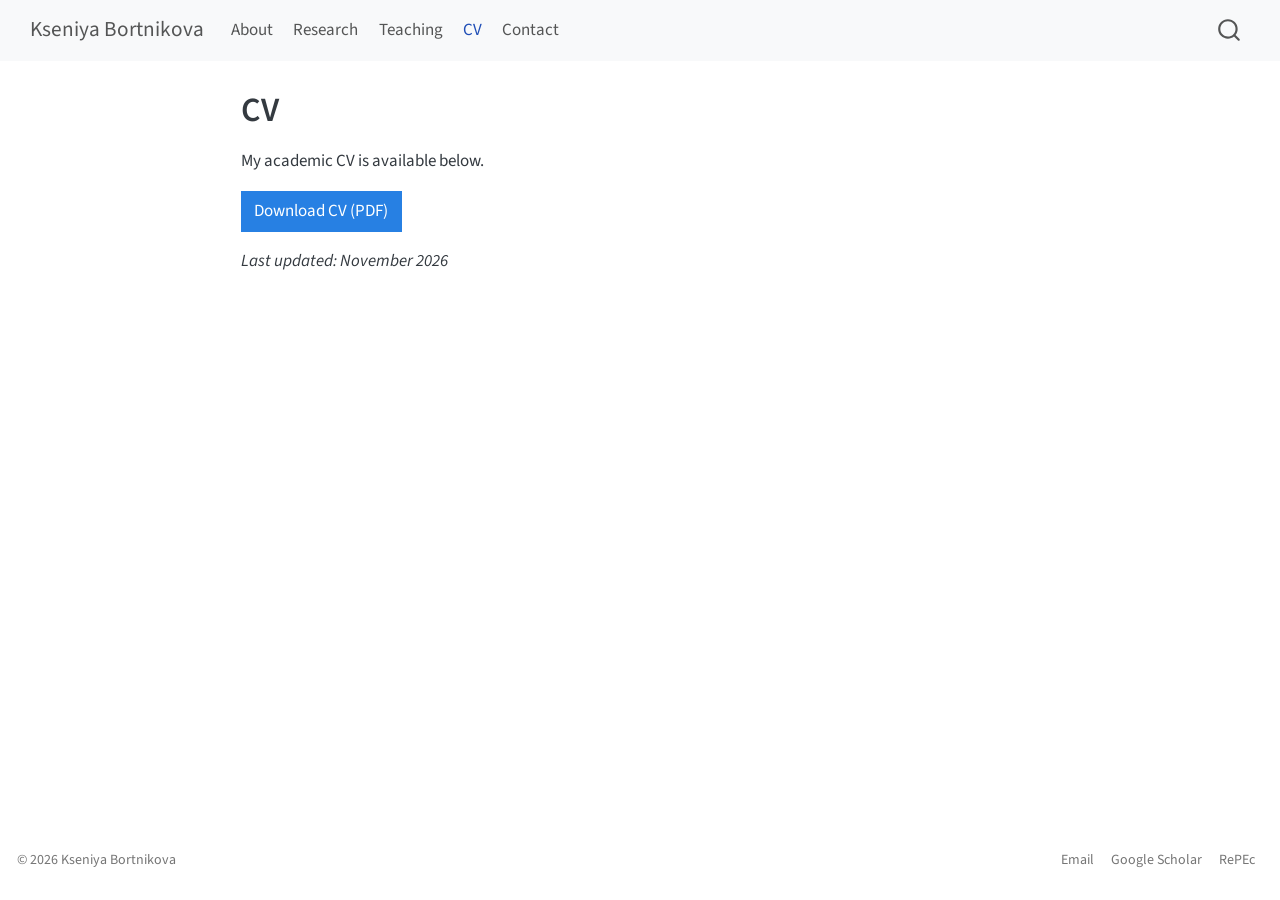
<file: docs/cv.html>
<!DOCTYPE html>
<html xmlns="http://www.w3.org/1999/xhtml" lang="en" xml:lang="en"><head>

<meta charset="utf-8">
<meta name="generator" content="quarto-1.4.553">

<meta name="viewport" content="width=device-width, initial-scale=1.0, user-scalable=yes">


<title>Kseniya Bortnikova - CV</title>
<style>
code{white-space: pre-wrap;}
span.smallcaps{font-variant: small-caps;}
div.columns{display: flex; gap: min(4vw, 1.5em);}
div.column{flex: auto; overflow-x: auto;}
div.hanging-indent{margin-left: 1.5em; text-indent: -1.5em;}
ul.task-list{list-style: none;}
ul.task-list li input[type="checkbox"] {
  width: 0.8em;
  margin: 0 0.8em 0.2em -1em; /* quarto-specific, see https://github.com/quarto-dev/quarto-cli/issues/4556 */ 
  vertical-align: middle;
}
</style>


<script src="site_libs/quarto-nav/quarto-nav.js"></script>
<script src="site_libs/quarto-nav/headroom.min.js"></script>
<script src="site_libs/clipboard/clipboard.min.js"></script>
<script src="site_libs/quarto-search/autocomplete.umd.js"></script>
<script src="site_libs/quarto-search/fuse.min.js"></script>
<script src="site_libs/quarto-search/quarto-search.js"></script>
<meta name="quarto:offset" content="./">
<script src="site_libs/quarto-html/quarto.js"></script>
<script src="site_libs/quarto-html/popper.min.js"></script>
<script src="site_libs/quarto-html/tippy.umd.min.js"></script>
<script src="site_libs/quarto-html/anchor.min.js"></script>
<link href="site_libs/quarto-html/tippy.css" rel="stylesheet">
<link href="site_libs/quarto-html/quarto-syntax-highlighting.css" rel="stylesheet" id="quarto-text-highlighting-styles">
<script src="site_libs/bootstrap/bootstrap.min.js"></script>
<link href="site_libs/bootstrap/bootstrap-icons.css" rel="stylesheet">
<link href="site_libs/bootstrap/bootstrap.min.css" rel="stylesheet" id="quarto-bootstrap" data-mode="light">
<script id="quarto-search-options" type="application/json">{
  "location": "navbar",
  "copy-button": false,
  "collapse-after": 3,
  "panel-placement": "end",
  "type": "overlay",
  "limit": 50,
  "keyboard-shortcut": [
    "f",
    "/",
    "s"
  ],
  "show-item-context": false,
  "language": {
    "search-no-results-text": "No results",
    "search-matching-documents-text": "matching documents",
    "search-copy-link-title": "Copy link to search",
    "search-hide-matches-text": "Hide additional matches",
    "search-more-match-text": "more match in this document",
    "search-more-matches-text": "more matches in this document",
    "search-clear-button-title": "Clear",
    "search-text-placeholder": "",
    "search-detached-cancel-button-title": "Cancel",
    "search-submit-button-title": "Submit",
    "search-label": "Search"
  }
}</script>


<link rel="stylesheet" href="styles.css">
<meta property="og:title" content="Kseniya Bortnikova - CV">
<meta property="og:description" content="Economist working on meta-analysis and empirical methods in labour and financial economics.">
<meta property="og:site_name" content="Kseniya Bortnikova">
</head>

<body class="nav-fixed fullcontent">

<div id="quarto-search-results"></div>
  <header id="quarto-header" class="headroom fixed-top">
    <nav class="navbar navbar-expand-lg " data-bs-theme="dark">
      <div class="navbar-container container-fluid">
      <div class="navbar-brand-container mx-auto">
    <a class="navbar-brand" href="./index.html">
    <span class="navbar-title">Kseniya Bortnikova</span>
    </a>
  </div>
            <div id="quarto-search" class="" title="Search"></div>
          <button class="navbar-toggler" type="button" data-bs-toggle="collapse" data-bs-target="#navbarCollapse" aria-controls="navbarCollapse" aria-expanded="false" aria-label="Toggle navigation" onclick="if (window.quartoToggleHeadroom) { window.quartoToggleHeadroom(); }">
  <span class="navbar-toggler-icon"></span>
</button>
          <div class="collapse navbar-collapse" id="navbarCollapse">
            <ul class="navbar-nav navbar-nav-scroll me-auto">
  <li class="nav-item">
    <a class="nav-link" href="./index.html"> 
<span class="menu-text">About</span></a>
  </li>  
  <li class="nav-item">
    <a class="nav-link" href="./research.html"> 
<span class="menu-text">Research</span></a>
  </li>  
  <li class="nav-item">
    <a class="nav-link" href="./teaching.html"> 
<span class="menu-text">Teaching</span></a>
  </li>  
  <li class="nav-item">
    <a class="nav-link active" href="./cv.html" aria-current="page"> 
<span class="menu-text">CV</span></a>
  </li>  
  <li class="nav-item">
    <a class="nav-link" href="./contact.html"> 
<span class="menu-text">Contact</span></a>
  </li>  
</ul>
          </div> <!-- /navcollapse -->
          <div class="quarto-navbar-tools">
</div>
      </div> <!-- /container-fluid -->
    </nav>
</header>
<!-- content -->
<div id="quarto-content" class="quarto-container page-columns page-rows-contents page-layout-article page-navbar">
<!-- sidebar -->
<!-- margin-sidebar -->
    
<!-- main -->
<main class="content" id="quarto-document-content">

<header id="title-block-header" class="quarto-title-block default">
<div class="quarto-title">
<h1 class="title">CV</h1>
</div>



<div class="quarto-title-meta">

    
  
    
  </div>
  


</header>


<p>My academic CV is available below.</p>
<p><a href="Academic_CV_Kseniya_Bortnikova.pdf" class="btn btn-primary">Download CV (PDF)</a></p>
<p><em>Last updated: November 2026</em></p>



</main> <!-- /main -->
<script id="quarto-html-after-body" type="application/javascript">
window.document.addEventListener("DOMContentLoaded", function (event) {
  const toggleBodyColorMode = (bsSheetEl) => {
    const mode = bsSheetEl.getAttribute("data-mode");
    const bodyEl = window.document.querySelector("body");
    if (mode === "dark") {
      bodyEl.classList.add("quarto-dark");
      bodyEl.classList.remove("quarto-light");
    } else {
      bodyEl.classList.add("quarto-light");
      bodyEl.classList.remove("quarto-dark");
    }
  }
  const toggleBodyColorPrimary = () => {
    const bsSheetEl = window.document.querySelector("link#quarto-bootstrap");
    if (bsSheetEl) {
      toggleBodyColorMode(bsSheetEl);
    }
  }
  toggleBodyColorPrimary();  
  const icon = "";
  const anchorJS = new window.AnchorJS();
  anchorJS.options = {
    placement: 'right',
    icon: icon
  };
  anchorJS.add('.anchored');
  const isCodeAnnotation = (el) => {
    for (const clz of el.classList) {
      if (clz.startsWith('code-annotation-')) {                     
        return true;
      }
    }
    return false;
  }
  const clipboard = new window.ClipboardJS('.code-copy-button', {
    text: function(trigger) {
      const codeEl = trigger.previousElementSibling.cloneNode(true);
      for (const childEl of codeEl.children) {
        if (isCodeAnnotation(childEl)) {
          childEl.remove();
        }
      }
      return codeEl.innerText;
    }
  });
  clipboard.on('success', function(e) {
    // button target
    const button = e.trigger;
    // don't keep focus
    button.blur();
    // flash "checked"
    button.classList.add('code-copy-button-checked');
    var currentTitle = button.getAttribute("title");
    button.setAttribute("title", "Copied!");
    let tooltip;
    if (window.bootstrap) {
      button.setAttribute("data-bs-toggle", "tooltip");
      button.setAttribute("data-bs-placement", "left");
      button.setAttribute("data-bs-title", "Copied!");
      tooltip = new bootstrap.Tooltip(button, 
        { trigger: "manual", 
          customClass: "code-copy-button-tooltip",
          offset: [0, -8]});
      tooltip.show();    
    }
    setTimeout(function() {
      if (tooltip) {
        tooltip.hide();
        button.removeAttribute("data-bs-title");
        button.removeAttribute("data-bs-toggle");
        button.removeAttribute("data-bs-placement");
      }
      button.setAttribute("title", currentTitle);
      button.classList.remove('code-copy-button-checked');
    }, 1000);
    // clear code selection
    e.clearSelection();
  });
    var localhostRegex = new RegExp(/^(?:http|https):\/\/localhost\:?[0-9]*\//);
    var mailtoRegex = new RegExp(/^mailto:/);
      var filterRegex = new RegExp("https:\/\/kseniyabortnikova\.github\.io");
    var isInternal = (href) => {
        return filterRegex.test(href) || localhostRegex.test(href) || mailtoRegex.test(href);
    }
    // Inspect non-navigation links and adorn them if external
 	var links = window.document.querySelectorAll('a[href]:not(.nav-link):not(.navbar-brand):not(.toc-action):not(.sidebar-link):not(.sidebar-item-toggle):not(.pagination-link):not(.no-external):not([aria-hidden]):not(.dropdown-item):not(.quarto-navigation-tool)');
    for (var i=0; i<links.length; i++) {
      const link = links[i];
      if (!isInternal(link.href)) {
        // undo the damage that might have been done by quarto-nav.js in the case of
        // links that we want to consider external
        if (link.dataset.originalHref !== undefined) {
          link.href = link.dataset.originalHref;
        }
      }
    }
  function tippyHover(el, contentFn, onTriggerFn, onUntriggerFn) {
    const config = {
      allowHTML: true,
      maxWidth: 500,
      delay: 100,
      arrow: false,
      appendTo: function(el) {
          return el.parentElement;
      },
      interactive: true,
      interactiveBorder: 10,
      theme: 'quarto',
      placement: 'bottom-start',
    };
    if (contentFn) {
      config.content = contentFn;
    }
    if (onTriggerFn) {
      config.onTrigger = onTriggerFn;
    }
    if (onUntriggerFn) {
      config.onUntrigger = onUntriggerFn;
    }
    window.tippy(el, config); 
  }
  const noterefs = window.document.querySelectorAll('a[role="doc-noteref"]');
  for (var i=0; i<noterefs.length; i++) {
    const ref = noterefs[i];
    tippyHover(ref, function() {
      // use id or data attribute instead here
      let href = ref.getAttribute('data-footnote-href') || ref.getAttribute('href');
      try { href = new URL(href).hash; } catch {}
      const id = href.replace(/^#\/?/, "");
      const note = window.document.getElementById(id);
      if (note) {
        return note.innerHTML;
      } else {
        return "";
      }
    });
  }
  const xrefs = window.document.querySelectorAll('a.quarto-xref');
  const processXRef = (id, note) => {
    // Strip column container classes
    const stripColumnClz = (el) => {
      el.classList.remove("page-full", "page-columns");
      if (el.children) {
        for (const child of el.children) {
          stripColumnClz(child);
        }
      }
    }
    stripColumnClz(note)
    if (id === null || id.startsWith('sec-')) {
      // Special case sections, only their first couple elements
      const container = document.createElement("div");
      if (note.children && note.children.length > 2) {
        container.appendChild(note.children[0].cloneNode(true));
        for (let i = 1; i < note.children.length; i++) {
          const child = note.children[i];
          if (child.tagName === "P" && child.innerText === "") {
            continue;
          } else {
            container.appendChild(child.cloneNode(true));
            break;
          }
        }
        if (window.Quarto?.typesetMath) {
          window.Quarto.typesetMath(container);
        }
        return container.innerHTML
      } else {
        if (window.Quarto?.typesetMath) {
          window.Quarto.typesetMath(note);
        }
        return note.innerHTML;
      }
    } else {
      // Remove any anchor links if they are present
      const anchorLink = note.querySelector('a.anchorjs-link');
      if (anchorLink) {
        anchorLink.remove();
      }
      if (window.Quarto?.typesetMath) {
        window.Quarto.typesetMath(note);
      }
      // TODO in 1.5, we should make sure this works without a callout special case
      if (note.classList.contains("callout")) {
        return note.outerHTML;
      } else {
        return note.innerHTML;
      }
    }
  }
  for (var i=0; i<xrefs.length; i++) {
    const xref = xrefs[i];
    tippyHover(xref, undefined, function(instance) {
      instance.disable();
      let url = xref.getAttribute('href');
      let hash = undefined; 
      if (url.startsWith('#')) {
        hash = url;
      } else {
        try { hash = new URL(url).hash; } catch {}
      }
      if (hash) {
        const id = hash.replace(/^#\/?/, "");
        const note = window.document.getElementById(id);
        if (note !== null) {
          try {
            const html = processXRef(id, note.cloneNode(true));
            instance.setContent(html);
          } finally {
            instance.enable();
            instance.show();
          }
        } else {
          // See if we can fetch this
          fetch(url.split('#')[0])
          .then(res => res.text())
          .then(html => {
            const parser = new DOMParser();
            const htmlDoc = parser.parseFromString(html, "text/html");
            const note = htmlDoc.getElementById(id);
            if (note !== null) {
              const html = processXRef(id, note);
              instance.setContent(html);
            } 
          }).finally(() => {
            instance.enable();
            instance.show();
          });
        }
      } else {
        // See if we can fetch a full url (with no hash to target)
        // This is a special case and we should probably do some content thinning / targeting
        fetch(url)
        .then(res => res.text())
        .then(html => {
          const parser = new DOMParser();
          const htmlDoc = parser.parseFromString(html, "text/html");
          const note = htmlDoc.querySelector('main.content');
          if (note !== null) {
            // This should only happen for chapter cross references
            // (since there is no id in the URL)
            // remove the first header
            if (note.children.length > 0 && note.children[0].tagName === "HEADER") {
              note.children[0].remove();
            }
            const html = processXRef(null, note);
            instance.setContent(html);
          } 
        }).finally(() => {
          instance.enable();
          instance.show();
        });
      }
    }, function(instance) {
    });
  }
      let selectedAnnoteEl;
      const selectorForAnnotation = ( cell, annotation) => {
        let cellAttr = 'data-code-cell="' + cell + '"';
        let lineAttr = 'data-code-annotation="' +  annotation + '"';
        const selector = 'span[' + cellAttr + '][' + lineAttr + ']';
        return selector;
      }
      const selectCodeLines = (annoteEl) => {
        const doc = window.document;
        const targetCell = annoteEl.getAttribute("data-target-cell");
        const targetAnnotation = annoteEl.getAttribute("data-target-annotation");
        const annoteSpan = window.document.querySelector(selectorForAnnotation(targetCell, targetAnnotation));
        const lines = annoteSpan.getAttribute("data-code-lines").split(",");
        const lineIds = lines.map((line) => {
          return targetCell + "-" + line;
        })
        let top = null;
        let height = null;
        let parent = null;
        if (lineIds.length > 0) {
            //compute the position of the single el (top and bottom and make a div)
            const el = window.document.getElementById(lineIds[0]);
            top = el.offsetTop;
            height = el.offsetHeight;
            parent = el.parentElement.parentElement;
          if (lineIds.length > 1) {
            const lastEl = window.document.getElementById(lineIds[lineIds.length - 1]);
            const bottom = lastEl.offsetTop + lastEl.offsetHeight;
            height = bottom - top;
          }
          if (top !== null && height !== null && parent !== null) {
            // cook up a div (if necessary) and position it 
            let div = window.document.getElementById("code-annotation-line-highlight");
            if (div === null) {
              div = window.document.createElement("div");
              div.setAttribute("id", "code-annotation-line-highlight");
              div.style.position = 'absolute';
              parent.appendChild(div);
            }
            div.style.top = top - 2 + "px";
            div.style.height = height + 4 + "px";
            div.style.left = 0;
            let gutterDiv = window.document.getElementById("code-annotation-line-highlight-gutter");
            if (gutterDiv === null) {
              gutterDiv = window.document.createElement("div");
              gutterDiv.setAttribute("id", "code-annotation-line-highlight-gutter");
              gutterDiv.style.position = 'absolute';
              const codeCell = window.document.getElementById(targetCell);
              const gutter = codeCell.querySelector('.code-annotation-gutter');
              gutter.appendChild(gutterDiv);
            }
            gutterDiv.style.top = top - 2 + "px";
            gutterDiv.style.height = height + 4 + "px";
          }
          selectedAnnoteEl = annoteEl;
        }
      };
      const unselectCodeLines = () => {
        const elementsIds = ["code-annotation-line-highlight", "code-annotation-line-highlight-gutter"];
        elementsIds.forEach((elId) => {
          const div = window.document.getElementById(elId);
          if (div) {
            div.remove();
          }
        });
        selectedAnnoteEl = undefined;
      };
        // Handle positioning of the toggle
    window.addEventListener(
      "resize",
      throttle(() => {
        elRect = undefined;
        if (selectedAnnoteEl) {
          selectCodeLines(selectedAnnoteEl);
        }
      }, 10)
    );
    function throttle(fn, ms) {
    let throttle = false;
    let timer;
      return (...args) => {
        if(!throttle) { // first call gets through
            fn.apply(this, args);
            throttle = true;
        } else { // all the others get throttled
            if(timer) clearTimeout(timer); // cancel #2
            timer = setTimeout(() => {
              fn.apply(this, args);
              timer = throttle = false;
            }, ms);
        }
      };
    }
      // Attach click handler to the DT
      const annoteDls = window.document.querySelectorAll('dt[data-target-cell]');
      for (const annoteDlNode of annoteDls) {
        annoteDlNode.addEventListener('click', (event) => {
          const clickedEl = event.target;
          if (clickedEl !== selectedAnnoteEl) {
            unselectCodeLines();
            const activeEl = window.document.querySelector('dt[data-target-cell].code-annotation-active');
            if (activeEl) {
              activeEl.classList.remove('code-annotation-active');
            }
            selectCodeLines(clickedEl);
            clickedEl.classList.add('code-annotation-active');
          } else {
            // Unselect the line
            unselectCodeLines();
            clickedEl.classList.remove('code-annotation-active');
          }
        });
      }
  const findCites = (el) => {
    const parentEl = el.parentElement;
    if (parentEl) {
      const cites = parentEl.dataset.cites;
      if (cites) {
        return {
          el,
          cites: cites.split(' ')
        };
      } else {
        return findCites(el.parentElement)
      }
    } else {
      return undefined;
    }
  };
  var bibliorefs = window.document.querySelectorAll('a[role="doc-biblioref"]');
  for (var i=0; i<bibliorefs.length; i++) {
    const ref = bibliorefs[i];
    const citeInfo = findCites(ref);
    if (citeInfo) {
      tippyHover(citeInfo.el, function() {
        var popup = window.document.createElement('div');
        citeInfo.cites.forEach(function(cite) {
          var citeDiv = window.document.createElement('div');
          citeDiv.classList.add('hanging-indent');
          citeDiv.classList.add('csl-entry');
          var biblioDiv = window.document.getElementById('ref-' + cite);
          if (biblioDiv) {
            citeDiv.innerHTML = biblioDiv.innerHTML;
          }
          popup.appendChild(citeDiv);
        });
        return popup.innerHTML;
      });
    }
  }
});
</script>
</div> <!-- /content -->
<footer class="footer">
  <div class="nav-footer">
    <div class="nav-footer-left">
<p>© 2026 Kseniya Bortnikova</p>
</div>   
    <div class="nav-footer-center">
      &nbsp;
    </div>
    <div class="nav-footer-right">
      <ul class="footer-items list-unstyled">
    <li class="nav-item">
    <a class="nav-link" href="mailto:bortnikova.xenia@gmail.com">
<p>Email</p>
</a>
  </li>  
    <li class="nav-item">
    <a class="nav-link" href="https://scholar.google.com/citations?user=skvvLtYAAAAJ">
<p>Google Scholar</p>
</a>
  </li>  
    <li class="nav-item">
    <a class="nav-link" href="https://ideas.repec.org/f/pbo1137.html">
<p>RePEc</p>
</a>
  </li>  
</ul>
    </div>
  </div>
</footer>




</body></html>
</file>
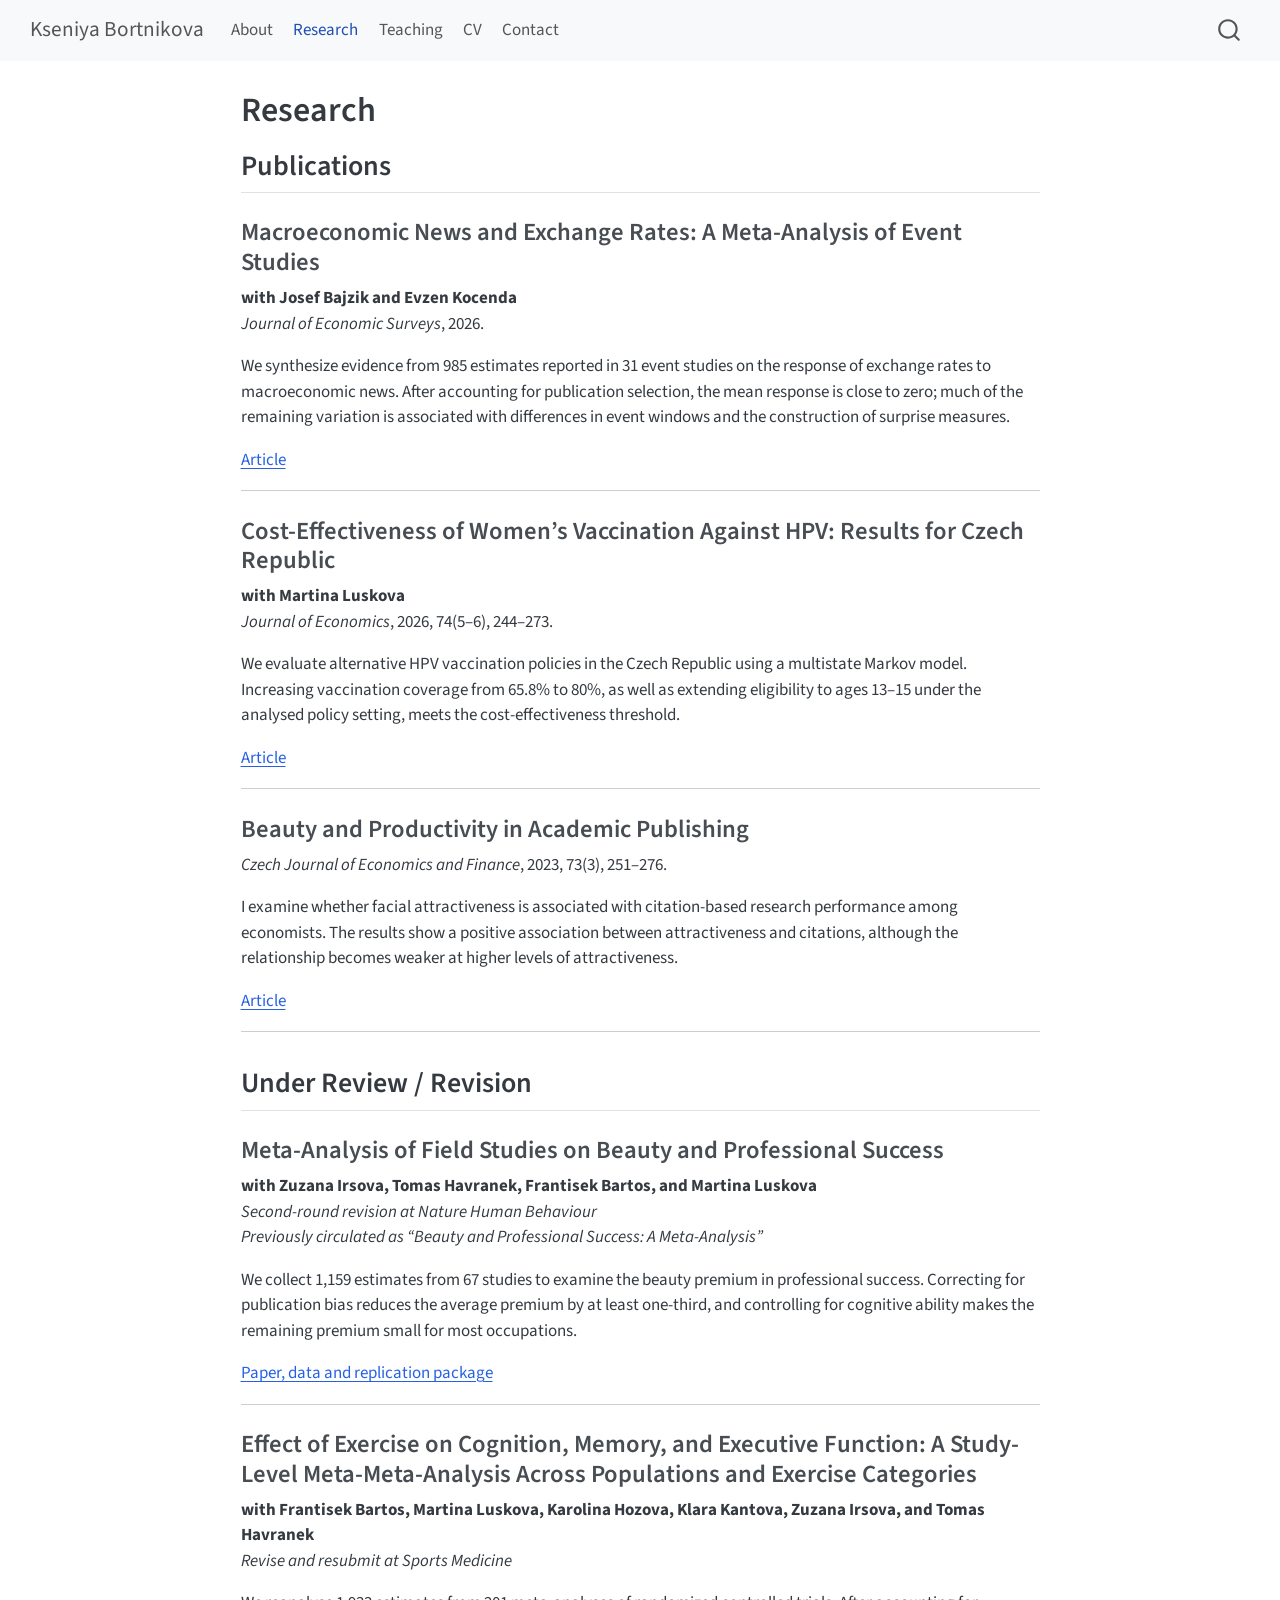
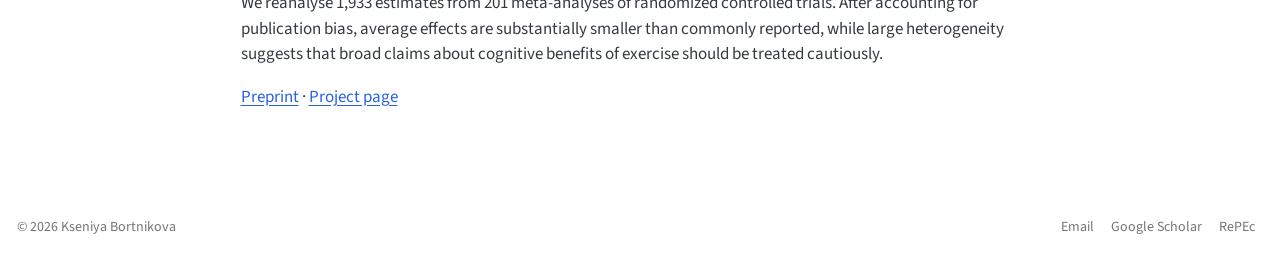
<file: docs/research.html>
<!DOCTYPE html>
<html xmlns="http://www.w3.org/1999/xhtml" lang="en" xml:lang="en"><head>

<meta charset="utf-8">
<meta name="generator" content="quarto-1.4.553">

<meta name="viewport" content="width=device-width, initial-scale=1.0, user-scalable=yes">


<title>Kseniya Bortnikova - Research</title>
<style>
code{white-space: pre-wrap;}
span.smallcaps{font-variant: small-caps;}
div.columns{display: flex; gap: min(4vw, 1.5em);}
div.column{flex: auto; overflow-x: auto;}
div.hanging-indent{margin-left: 1.5em; text-indent: -1.5em;}
ul.task-list{list-style: none;}
ul.task-list li input[type="checkbox"] {
  width: 0.8em;
  margin: 0 0.8em 0.2em -1em; /* quarto-specific, see https://github.com/quarto-dev/quarto-cli/issues/4556 */ 
  vertical-align: middle;
}
</style>


<script src="site_libs/quarto-nav/quarto-nav.js"></script>
<script src="site_libs/quarto-nav/headroom.min.js"></script>
<script src="site_libs/clipboard/clipboard.min.js"></script>
<script src="site_libs/quarto-search/autocomplete.umd.js"></script>
<script src="site_libs/quarto-search/fuse.min.js"></script>
<script src="site_libs/quarto-search/quarto-search.js"></script>
<meta name="quarto:offset" content="./">
<script src="site_libs/quarto-html/quarto.js"></script>
<script src="site_libs/quarto-html/popper.min.js"></script>
<script src="site_libs/quarto-html/tippy.umd.min.js"></script>
<script src="site_libs/quarto-html/anchor.min.js"></script>
<link href="site_libs/quarto-html/tippy.css" rel="stylesheet">
<link href="site_libs/quarto-html/quarto-syntax-highlighting.css" rel="stylesheet" id="quarto-text-highlighting-styles">
<script src="site_libs/bootstrap/bootstrap.min.js"></script>
<link href="site_libs/bootstrap/bootstrap-icons.css" rel="stylesheet">
<link href="site_libs/bootstrap/bootstrap.min.css" rel="stylesheet" id="quarto-bootstrap" data-mode="light">
<script id="quarto-search-options" type="application/json">{
  "location": "navbar",
  "copy-button": false,
  "collapse-after": 3,
  "panel-placement": "end",
  "type": "overlay",
  "limit": 50,
  "keyboard-shortcut": [
    "f",
    "/",
    "s"
  ],
  "show-item-context": false,
  "language": {
    "search-no-results-text": "No results",
    "search-matching-documents-text": "matching documents",
    "search-copy-link-title": "Copy link to search",
    "search-hide-matches-text": "Hide additional matches",
    "search-more-match-text": "more match in this document",
    "search-more-matches-text": "more matches in this document",
    "search-clear-button-title": "Clear",
    "search-text-placeholder": "",
    "search-detached-cancel-button-title": "Cancel",
    "search-submit-button-title": "Submit",
    "search-label": "Search"
  }
}</script>


<link rel="stylesheet" href="styles.css">
<meta property="og:title" content="Kseniya Bortnikova - Research">
<meta property="og:site_name" content="Kseniya Bortnikova">
</head>

<body class="nav-fixed fullcontent">

<div id="quarto-search-results"></div>
  <header id="quarto-header" class="headroom fixed-top">
    <nav class="navbar navbar-expand-lg " data-bs-theme="dark">
      <div class="navbar-container container-fluid">
      <div class="navbar-brand-container mx-auto">
    <a class="navbar-brand" href="./index.html">
    <span class="navbar-title">Kseniya Bortnikova</span>
    </a>
  </div>
            <div id="quarto-search" class="" title="Search"></div>
          <button class="navbar-toggler" type="button" data-bs-toggle="collapse" data-bs-target="#navbarCollapse" aria-controls="navbarCollapse" aria-expanded="false" aria-label="Toggle navigation" onclick="if (window.quartoToggleHeadroom) { window.quartoToggleHeadroom(); }">
  <span class="navbar-toggler-icon"></span>
</button>
          <div class="collapse navbar-collapse" id="navbarCollapse">
            <ul class="navbar-nav navbar-nav-scroll me-auto">
  <li class="nav-item">
    <a class="nav-link" href="./index.html"> 
<span class="menu-text">About</span></a>
  </li>  
  <li class="nav-item">
    <a class="nav-link active" href="./research.html" aria-current="page"> 
<span class="menu-text">Research</span></a>
  </li>  
  <li class="nav-item">
    <a class="nav-link" href="./teaching.html"> 
<span class="menu-text">Teaching</span></a>
  </li>  
  <li class="nav-item">
    <a class="nav-link" href="./cv.html"> 
<span class="menu-text">CV</span></a>
  </li>  
  <li class="nav-item">
    <a class="nav-link" href="./contact.html"> 
<span class="menu-text">Contact</span></a>
  </li>  
</ul>
          </div> <!-- /navcollapse -->
          <div class="quarto-navbar-tools">
</div>
      </div> <!-- /container-fluid -->
    </nav>
</header>
<!-- content -->
<div id="quarto-content" class="quarto-container page-columns page-rows-contents page-layout-article page-navbar">
<!-- sidebar -->
<!-- margin-sidebar -->
    
<!-- main -->
<main class="content" id="quarto-document-content">

<header id="title-block-header" class="quarto-title-block default">
<div class="quarto-title">
<h1 class="title">Research</h1>
</div>



<div class="quarto-title-meta">

    
  
    
  </div>
  


</header>


<section id="publications" class="level2">
<h2 class="anchored" data-anchor-id="publications">Publications</h2>
<section id="macroeconomic-news-and-exchange-rates-a-meta-analysis-of-event-studies" class="level3">
<h3 class="anchored" data-anchor-id="macroeconomic-news-and-exchange-rates-a-meta-analysis-of-event-studies">Macroeconomic News and Exchange Rates: A Meta-Analysis of Event Studies</h3>
<p><strong>with Josef Bajzik and Evzen Kocenda</strong><br>
<em>Journal of Economic Surveys</em>, 2026.</p>
<p>We synthesize evidence from 985 estimates reported in 31 event studies on the response of exchange rates to macroeconomic news. After accounting for publication selection, the mean response is close to zero; much of the remaining variation is associated with differences in event windows and the construction of surprise measures.</p>
<p><a href="https://doi.org/10.1111/joes.70159">Article</a></p>
<hr>
</section>
<section id="cost-effectiveness-of-womens-vaccination-against-hpv-results-for-czech-republic" class="level3">
<h3 class="anchored" data-anchor-id="cost-effectiveness-of-womens-vaccination-against-hpv-results-for-czech-republic">Cost-Effectiveness of Women’s Vaccination Against HPV: Results for Czech Republic</h3>
<p><strong>with Martina Luskova</strong><br>
<em>Journal of Economics</em>, 2026, 74(5–6), 244–273.</p>
<p>We evaluate alternative HPV vaccination policies in the Czech Republic using a multistate Markov model. Increasing vaccination coverage from 65.8% to 80%, as well as extending eligibility to ages 13–15 under the analysed policy setting, meets the cost-effectiveness threshold.</p>
<p><a href="https://doi.org/10.31577/ekoncas.2026.05-06.02">Article</a></p>
<hr>
</section>
<section id="beauty-and-productivity-in-academic-publishing" class="level3">
<h3 class="anchored" data-anchor-id="beauty-and-productivity-in-academic-publishing">Beauty and Productivity in Academic Publishing</h3>
<p><em>Czech Journal of Economics and Finance</em>, 2023, 73(3), 251–276.</p>
<p>I examine whether facial attractiveness is associated with citation-based research performance among economists. The results show a positive association between attractiveness and citations, although the relationship becomes weaker at higher levels of attractiveness.</p>
<p><a href="https://doi.org/10.32065/CJEF.2023.03.02">Article</a></p>
<hr>
</section>
</section>
<section id="under-review-revision" class="level2">
<h2 class="anchored" data-anchor-id="under-review-revision">Under Review / Revision</h2>
<section id="meta-analysis-of-field-studies-on-beauty-and-professional-success" class="level3">
<h3 class="anchored" data-anchor-id="meta-analysis-of-field-studies-on-beauty-and-professional-success">Meta-Analysis of Field Studies on Beauty and Professional Success</h3>
<p><strong>with Zuzana Irsova, Tomas Havranek, Frantisek Bartos, and Martina Luskova</strong><br>
<em>Second-round revision at Nature Human Behaviour</em><br>
<em>Previously circulated as “Beauty and Professional Success: A Meta-Analysis”</em></p>
<p>We collect 1,159 estimates from 67 studies to examine the beauty premium in professional success. Correcting for publication bias reduces the average premium by at least one-third, and controlling for cognitive ability makes the remaining premium small for most occupations.</p>
<p><a href="https://meta-analysis.cz/beauty">Paper, data and replication package</a></p>
<hr>
</section>
<section id="effect-of-exercise-on-cognition-memory-and-executive-function-a-study-level-meta-meta-analysis-across-populations-and-exercise-categories" class="level3">
<h3 class="anchored" data-anchor-id="effect-of-exercise-on-cognition-memory-and-executive-function-a-study-level-meta-meta-analysis-across-populations-and-exercise-categories">Effect of Exercise on Cognition, Memory, and Executive Function: A Study-Level Meta-Meta-Analysis Across Populations and Exercise Categories</h3>
<p><strong>with Frantisek Bartos, Martina Luskova, Karolina Hozova, Klara Kantova, Zuzana Irsova, and Tomas Havranek</strong><br>
<em>Revise and resubmit at Sports Medicine</em></p>
<p>We reanalyse 1,933 estimates from 201 meta-analyses of randomized controlled trials. After accounting for publication bias, average effects are substantially smaller than commonly reported, while large heterogeneity suggests that broad claims about cognitive benefits of exercise should be treated cautiously.</p>
<p><a href="https://doi.org/10.31234/osf.io/qr8e2_v2">Preprint</a> · <a href="https://meta-analysis.cz/exercise">Project page</a></p>


</section>
</section>

</main> <!-- /main -->
<script id="quarto-html-after-body" type="application/javascript">
window.document.addEventListener("DOMContentLoaded", function (event) {
  const toggleBodyColorMode = (bsSheetEl) => {
    const mode = bsSheetEl.getAttribute("data-mode");
    const bodyEl = window.document.querySelector("body");
    if (mode === "dark") {
      bodyEl.classList.add("quarto-dark");
      bodyEl.classList.remove("quarto-light");
    } else {
      bodyEl.classList.add("quarto-light");
      bodyEl.classList.remove("quarto-dark");
    }
  }
  const toggleBodyColorPrimary = () => {
    const bsSheetEl = window.document.querySelector("link#quarto-bootstrap");
    if (bsSheetEl) {
      toggleBodyColorMode(bsSheetEl);
    }
  }
  toggleBodyColorPrimary();  
  const icon = "";
  const anchorJS = new window.AnchorJS();
  anchorJS.options = {
    placement: 'right',
    icon: icon
  };
  anchorJS.add('.anchored');
  const isCodeAnnotation = (el) => {
    for (const clz of el.classList) {
      if (clz.startsWith('code-annotation-')) {                     
        return true;
      }
    }
    return false;
  }
  const clipboard = new window.ClipboardJS('.code-copy-button', {
    text: function(trigger) {
      const codeEl = trigger.previousElementSibling.cloneNode(true);
      for (const childEl of codeEl.children) {
        if (isCodeAnnotation(childEl)) {
          childEl.remove();
        }
      }
      return codeEl.innerText;
    }
  });
  clipboard.on('success', function(e) {
    // button target
    const button = e.trigger;
    // don't keep focus
    button.blur();
    // flash "checked"
    button.classList.add('code-copy-button-checked');
    var currentTitle = button.getAttribute("title");
    button.setAttribute("title", "Copied!");
    let tooltip;
    if (window.bootstrap) {
      button.setAttribute("data-bs-toggle", "tooltip");
      button.setAttribute("data-bs-placement", "left");
      button.setAttribute("data-bs-title", "Copied!");
      tooltip = new bootstrap.Tooltip(button, 
        { trigger: "manual", 
          customClass: "code-copy-button-tooltip",
          offset: [0, -8]});
      tooltip.show();    
    }
    setTimeout(function() {
      if (tooltip) {
        tooltip.hide();
        button.removeAttribute("data-bs-title");
        button.removeAttribute("data-bs-toggle");
        button.removeAttribute("data-bs-placement");
      }
      button.setAttribute("title", currentTitle);
      button.classList.remove('code-copy-button-checked');
    }, 1000);
    // clear code selection
    e.clearSelection();
  });
    var localhostRegex = new RegExp(/^(?:http|https):\/\/localhost\:?[0-9]*\//);
    var mailtoRegex = new RegExp(/^mailto:/);
      var filterRegex = new RegExp("https:\/\/kseniyabortnikova\.github\.io");
    var isInternal = (href) => {
        return filterRegex.test(href) || localhostRegex.test(href) || mailtoRegex.test(href);
    }
    // Inspect non-navigation links and adorn them if external
 	var links = window.document.querySelectorAll('a[href]:not(.nav-link):not(.navbar-brand):not(.toc-action):not(.sidebar-link):not(.sidebar-item-toggle):not(.pagination-link):not(.no-external):not([aria-hidden]):not(.dropdown-item):not(.quarto-navigation-tool)');
    for (var i=0; i<links.length; i++) {
      const link = links[i];
      if (!isInternal(link.href)) {
        // undo the damage that might have been done by quarto-nav.js in the case of
        // links that we want to consider external
        if (link.dataset.originalHref !== undefined) {
          link.href = link.dataset.originalHref;
        }
      }
    }
  function tippyHover(el, contentFn, onTriggerFn, onUntriggerFn) {
    const config = {
      allowHTML: true,
      maxWidth: 500,
      delay: 100,
      arrow: false,
      appendTo: function(el) {
          return el.parentElement;
      },
      interactive: true,
      interactiveBorder: 10,
      theme: 'quarto',
      placement: 'bottom-start',
    };
    if (contentFn) {
      config.content = contentFn;
    }
    if (onTriggerFn) {
      config.onTrigger = onTriggerFn;
    }
    if (onUntriggerFn) {
      config.onUntrigger = onUntriggerFn;
    }
    window.tippy(el, config); 
  }
  const noterefs = window.document.querySelectorAll('a[role="doc-noteref"]');
  for (var i=0; i<noterefs.length; i++) {
    const ref = noterefs[i];
    tippyHover(ref, function() {
      // use id or data attribute instead here
      let href = ref.getAttribute('data-footnote-href') || ref.getAttribute('href');
      try { href = new URL(href).hash; } catch {}
      const id = href.replace(/^#\/?/, "");
      const note = window.document.getElementById(id);
      if (note) {
        return note.innerHTML;
      } else {
        return "";
      }
    });
  }
  const xrefs = window.document.querySelectorAll('a.quarto-xref');
  const processXRef = (id, note) => {
    // Strip column container classes
    const stripColumnClz = (el) => {
      el.classList.remove("page-full", "page-columns");
      if (el.children) {
        for (const child of el.children) {
          stripColumnClz(child);
        }
      }
    }
    stripColumnClz(note)
    if (id === null || id.startsWith('sec-')) {
      // Special case sections, only their first couple elements
      const container = document.createElement("div");
      if (note.children && note.children.length > 2) {
        container.appendChild(note.children[0].cloneNode(true));
        for (let i = 1; i < note.children.length; i++) {
          const child = note.children[i];
          if (child.tagName === "P" && child.innerText === "") {
            continue;
          } else {
            container.appendChild(child.cloneNode(true));
            break;
          }
        }
        if (window.Quarto?.typesetMath) {
          window.Quarto.typesetMath(container);
        }
        return container.innerHTML
      } else {
        if (window.Quarto?.typesetMath) {
          window.Quarto.typesetMath(note);
        }
        return note.innerHTML;
      }
    } else {
      // Remove any anchor links if they are present
      const anchorLink = note.querySelector('a.anchorjs-link');
      if (anchorLink) {
        anchorLink.remove();
      }
      if (window.Quarto?.typesetMath) {
        window.Quarto.typesetMath(note);
      }
      // TODO in 1.5, we should make sure this works without a callout special case
      if (note.classList.contains("callout")) {
        return note.outerHTML;
      } else {
        return note.innerHTML;
      }
    }
  }
  for (var i=0; i<xrefs.length; i++) {
    const xref = xrefs[i];
    tippyHover(xref, undefined, function(instance) {
      instance.disable();
      let url = xref.getAttribute('href');
      let hash = undefined; 
      if (url.startsWith('#')) {
        hash = url;
      } else {
        try { hash = new URL(url).hash; } catch {}
      }
      if (hash) {
        const id = hash.replace(/^#\/?/, "");
        const note = window.document.getElementById(id);
        if (note !== null) {
          try {
            const html = processXRef(id, note.cloneNode(true));
            instance.setContent(html);
          } finally {
            instance.enable();
            instance.show();
          }
        } else {
          // See if we can fetch this
          fetch(url.split('#')[0])
          .then(res => res.text())
          .then(html => {
            const parser = new DOMParser();
            const htmlDoc = parser.parseFromString(html, "text/html");
            const note = htmlDoc.getElementById(id);
            if (note !== null) {
              const html = processXRef(id, note);
              instance.setContent(html);
            } 
          }).finally(() => {
            instance.enable();
            instance.show();
          });
        }
      } else {
        // See if we can fetch a full url (with no hash to target)
        // This is a special case and we should probably do some content thinning / targeting
        fetch(url)
        .then(res => res.text())
        .then(html => {
          const parser = new DOMParser();
          const htmlDoc = parser.parseFromString(html, "text/html");
          const note = htmlDoc.querySelector('main.content');
          if (note !== null) {
            // This should only happen for chapter cross references
            // (since there is no id in the URL)
            // remove the first header
            if (note.children.length > 0 && note.children[0].tagName === "HEADER") {
              note.children[0].remove();
            }
            const html = processXRef(null, note);
            instance.setContent(html);
          } 
        }).finally(() => {
          instance.enable();
          instance.show();
        });
      }
    }, function(instance) {
    });
  }
      let selectedAnnoteEl;
      const selectorForAnnotation = ( cell, annotation) => {
        let cellAttr = 'data-code-cell="' + cell + '"';
        let lineAttr = 'data-code-annotation="' +  annotation + '"';
        const selector = 'span[' + cellAttr + '][' + lineAttr + ']';
        return selector;
      }
      const selectCodeLines = (annoteEl) => {
        const doc = window.document;
        const targetCell = annoteEl.getAttribute("data-target-cell");
        const targetAnnotation = annoteEl.getAttribute("data-target-annotation");
        const annoteSpan = window.document.querySelector(selectorForAnnotation(targetCell, targetAnnotation));
        const lines = annoteSpan.getAttribute("data-code-lines").split(",");
        const lineIds = lines.map((line) => {
          return targetCell + "-" + line;
        })
        let top = null;
        let height = null;
        let parent = null;
        if (lineIds.length > 0) {
            //compute the position of the single el (top and bottom and make a div)
            const el = window.document.getElementById(lineIds[0]);
            top = el.offsetTop;
            height = el.offsetHeight;
            parent = el.parentElement.parentElement;
          if (lineIds.length > 1) {
            const lastEl = window.document.getElementById(lineIds[lineIds.length - 1]);
            const bottom = lastEl.offsetTop + lastEl.offsetHeight;
            height = bottom - top;
          }
          if (top !== null && height !== null && parent !== null) {
            // cook up a div (if necessary) and position it 
            let div = window.document.getElementById("code-annotation-line-highlight");
            if (div === null) {
              div = window.document.createElement("div");
              div.setAttribute("id", "code-annotation-line-highlight");
              div.style.position = 'absolute';
              parent.appendChild(div);
            }
            div.style.top = top - 2 + "px";
            div.style.height = height + 4 + "px";
            div.style.left = 0;
            let gutterDiv = window.document.getElementById("code-annotation-line-highlight-gutter");
            if (gutterDiv === null) {
              gutterDiv = window.document.createElement("div");
              gutterDiv.setAttribute("id", "code-annotation-line-highlight-gutter");
              gutterDiv.style.position = 'absolute';
              const codeCell = window.document.getElementById(targetCell);
              const gutter = codeCell.querySelector('.code-annotation-gutter');
              gutter.appendChild(gutterDiv);
            }
            gutterDiv.style.top = top - 2 + "px";
            gutterDiv.style.height = height + 4 + "px";
          }
          selectedAnnoteEl = annoteEl;
        }
      };
      const unselectCodeLines = () => {
        const elementsIds = ["code-annotation-line-highlight", "code-annotation-line-highlight-gutter"];
        elementsIds.forEach((elId) => {
          const div = window.document.getElementById(elId);
          if (div) {
            div.remove();
          }
        });
        selectedAnnoteEl = undefined;
      };
        // Handle positioning of the toggle
    window.addEventListener(
      "resize",
      throttle(() => {
        elRect = undefined;
        if (selectedAnnoteEl) {
          selectCodeLines(selectedAnnoteEl);
        }
      }, 10)
    );
    function throttle(fn, ms) {
    let throttle = false;
    let timer;
      return (...args) => {
        if(!throttle) { // first call gets through
            fn.apply(this, args);
            throttle = true;
        } else { // all the others get throttled
            if(timer) clearTimeout(timer); // cancel #2
            timer = setTimeout(() => {
              fn.apply(this, args);
              timer = throttle = false;
            }, ms);
        }
      };
    }
      // Attach click handler to the DT
      const annoteDls = window.document.querySelectorAll('dt[data-target-cell]');
      for (const annoteDlNode of annoteDls) {
        annoteDlNode.addEventListener('click', (event) => {
          const clickedEl = event.target;
          if (clickedEl !== selectedAnnoteEl) {
            unselectCodeLines();
            const activeEl = window.document.querySelector('dt[data-target-cell].code-annotation-active');
            if (activeEl) {
              activeEl.classList.remove('code-annotation-active');
            }
            selectCodeLines(clickedEl);
            clickedEl.classList.add('code-annotation-active');
          } else {
            // Unselect the line
            unselectCodeLines();
            clickedEl.classList.remove('code-annotation-active');
          }
        });
      }
  const findCites = (el) => {
    const parentEl = el.parentElement;
    if (parentEl) {
      const cites = parentEl.dataset.cites;
      if (cites) {
        return {
          el,
          cites: cites.split(' ')
        };
      } else {
        return findCites(el.parentElement)
      }
    } else {
      return undefined;
    }
  };
  var bibliorefs = window.document.querySelectorAll('a[role="doc-biblioref"]');
  for (var i=0; i<bibliorefs.length; i++) {
    const ref = bibliorefs[i];
    const citeInfo = findCites(ref);
    if (citeInfo) {
      tippyHover(citeInfo.el, function() {
        var popup = window.document.createElement('div');
        citeInfo.cites.forEach(function(cite) {
          var citeDiv = window.document.createElement('div');
          citeDiv.classList.add('hanging-indent');
          citeDiv.classList.add('csl-entry');
          var biblioDiv = window.document.getElementById('ref-' + cite);
          if (biblioDiv) {
            citeDiv.innerHTML = biblioDiv.innerHTML;
          }
          popup.appendChild(citeDiv);
        });
        return popup.innerHTML;
      });
    }
  }
});
</script>
</div> <!-- /content -->
<footer class="footer">
  <div class="nav-footer">
    <div class="nav-footer-left">
<p>© 2026 Kseniya Bortnikova</p>
</div>   
    <div class="nav-footer-center">
      &nbsp;
    </div>
    <div class="nav-footer-right">
      <ul class="footer-items list-unstyled">
    <li class="nav-item">
    <a class="nav-link" href="mailto:bortnikova.xenia@gmail.com">
<p>Email</p>
</a>
  </li>  
    <li class="nav-item">
    <a class="nav-link" href="https://scholar.google.com/citations?user=skvvLtYAAAAJ">
<p>Google Scholar</p>
</a>
  </li>  
    <li class="nav-item">
    <a class="nav-link" href="https://ideas.repec.org/f/pbo1137.html">
<p>RePEc</p>
</a>
  </li>  
</ul>
    </div>
  </div>
</footer>




</body></html>
</file>
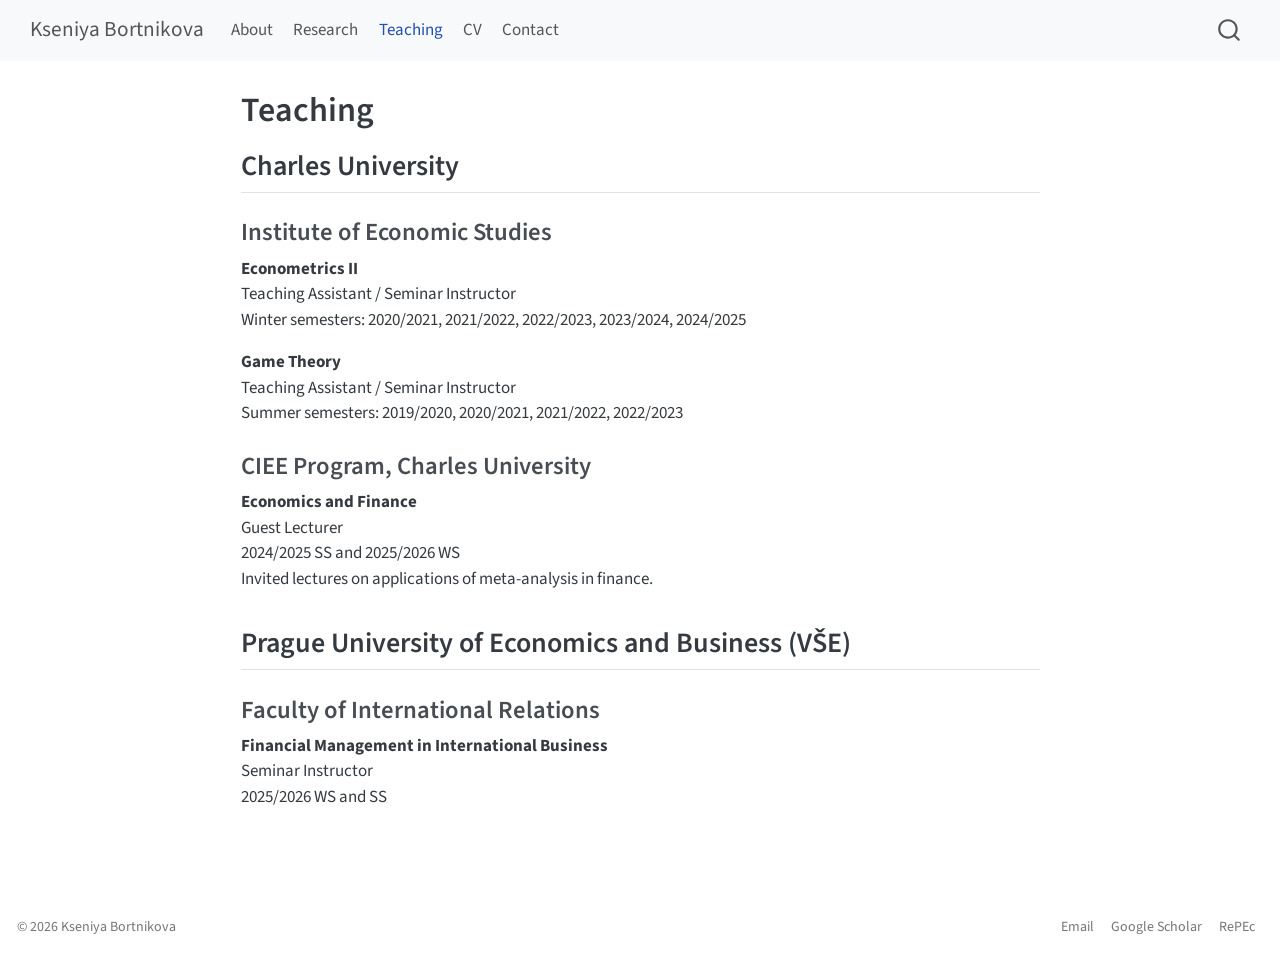
<file: docs/teaching.html>
<!DOCTYPE html>
<html xmlns="http://www.w3.org/1999/xhtml" lang="en" xml:lang="en"><head>

<meta charset="utf-8">
<meta name="generator" content="quarto-1.4.553">

<meta name="viewport" content="width=device-width, initial-scale=1.0, user-scalable=yes">


<title>Kseniya Bortnikova - Teaching</title>
<style>
code{white-space: pre-wrap;}
span.smallcaps{font-variant: small-caps;}
div.columns{display: flex; gap: min(4vw, 1.5em);}
div.column{flex: auto; overflow-x: auto;}
div.hanging-indent{margin-left: 1.5em; text-indent: -1.5em;}
ul.task-list{list-style: none;}
ul.task-list li input[type="checkbox"] {
  width: 0.8em;
  margin: 0 0.8em 0.2em -1em; /* quarto-specific, see https://github.com/quarto-dev/quarto-cli/issues/4556 */ 
  vertical-align: middle;
}
</style>


<script src="site_libs/quarto-nav/quarto-nav.js"></script>
<script src="site_libs/quarto-nav/headroom.min.js"></script>
<script src="site_libs/clipboard/clipboard.min.js"></script>
<script src="site_libs/quarto-search/autocomplete.umd.js"></script>
<script src="site_libs/quarto-search/fuse.min.js"></script>
<script src="site_libs/quarto-search/quarto-search.js"></script>
<meta name="quarto:offset" content="./">
<script src="site_libs/quarto-html/quarto.js"></script>
<script src="site_libs/quarto-html/popper.min.js"></script>
<script src="site_libs/quarto-html/tippy.umd.min.js"></script>
<script src="site_libs/quarto-html/anchor.min.js"></script>
<link href="site_libs/quarto-html/tippy.css" rel="stylesheet">
<link href="site_libs/quarto-html/quarto-syntax-highlighting.css" rel="stylesheet" id="quarto-text-highlighting-styles">
<script src="site_libs/bootstrap/bootstrap.min.js"></script>
<link href="site_libs/bootstrap/bootstrap-icons.css" rel="stylesheet">
<link href="site_libs/bootstrap/bootstrap.min.css" rel="stylesheet" id="quarto-bootstrap" data-mode="light">
<script id="quarto-search-options" type="application/json">{
  "location": "navbar",
  "copy-button": false,
  "collapse-after": 3,
  "panel-placement": "end",
  "type": "overlay",
  "limit": 50,
  "keyboard-shortcut": [
    "f",
    "/",
    "s"
  ],
  "show-item-context": false,
  "language": {
    "search-no-results-text": "No results",
    "search-matching-documents-text": "matching documents",
    "search-copy-link-title": "Copy link to search",
    "search-hide-matches-text": "Hide additional matches",
    "search-more-match-text": "more match in this document",
    "search-more-matches-text": "more matches in this document",
    "search-clear-button-title": "Clear",
    "search-text-placeholder": "",
    "search-detached-cancel-button-title": "Cancel",
    "search-submit-button-title": "Submit",
    "search-label": "Search"
  }
}</script>


<link rel="stylesheet" href="styles.css">
<meta property="og:title" content="Kseniya Bortnikova - Teaching">
<meta property="og:site_name" content="Kseniya Bortnikova">
</head>

<body class="nav-fixed fullcontent">

<div id="quarto-search-results"></div>
  <header id="quarto-header" class="headroom fixed-top">
    <nav class="navbar navbar-expand-lg " data-bs-theme="dark">
      <div class="navbar-container container-fluid">
      <div class="navbar-brand-container mx-auto">
    <a class="navbar-brand" href="./index.html">
    <span class="navbar-title">Kseniya Bortnikova</span>
    </a>
  </div>
            <div id="quarto-search" class="" title="Search"></div>
          <button class="navbar-toggler" type="button" data-bs-toggle="collapse" data-bs-target="#navbarCollapse" aria-controls="navbarCollapse" aria-expanded="false" aria-label="Toggle navigation" onclick="if (window.quartoToggleHeadroom) { window.quartoToggleHeadroom(); }">
  <span class="navbar-toggler-icon"></span>
</button>
          <div class="collapse navbar-collapse" id="navbarCollapse">
            <ul class="navbar-nav navbar-nav-scroll me-auto">
  <li class="nav-item">
    <a class="nav-link" href="./index.html"> 
<span class="menu-text">About</span></a>
  </li>  
  <li class="nav-item">
    <a class="nav-link" href="./research.html"> 
<span class="menu-text">Research</span></a>
  </li>  
  <li class="nav-item">
    <a class="nav-link active" href="./teaching.html" aria-current="page"> 
<span class="menu-text">Teaching</span></a>
  </li>  
  <li class="nav-item">
    <a class="nav-link" href="./cv.html"> 
<span class="menu-text">CV</span></a>
  </li>  
  <li class="nav-item">
    <a class="nav-link" href="./contact.html"> 
<span class="menu-text">Contact</span></a>
  </li>  
</ul>
          </div> <!-- /navcollapse -->
          <div class="quarto-navbar-tools">
</div>
      </div> <!-- /container-fluid -->
    </nav>
</header>
<!-- content -->
<div id="quarto-content" class="quarto-container page-columns page-rows-contents page-layout-article page-navbar">
<!-- sidebar -->
<!-- margin-sidebar -->
    
<!-- main -->
<main class="content" id="quarto-document-content">

<header id="title-block-header" class="quarto-title-block default">
<div class="quarto-title">
<h1 class="title">Teaching</h1>
</div>



<div class="quarto-title-meta">

    
  
    
  </div>
  


</header>


<section id="charles-university" class="level2">
<h2 class="anchored" data-anchor-id="charles-university">Charles University</h2>
<section id="institute-of-economic-studies" class="level3">
<h3 class="anchored" data-anchor-id="institute-of-economic-studies">Institute of Economic Studies</h3>
<p><strong>Econometrics II</strong><br>
Teaching Assistant / Seminar Instructor<br>
Winter semesters: 2020/2021, 2021/2022, 2022/2023, 2023/2024, 2024/2025</p>
<p><strong>Game Theory</strong><br>
Teaching Assistant / Seminar Instructor<br>
Summer semesters: 2019/2020, 2020/2021, 2021/2022, 2022/2023</p>
</section>
<section id="ciee-program-charles-university" class="level3">
<h3 class="anchored" data-anchor-id="ciee-program-charles-university">CIEE Program, Charles University</h3>
<p><strong>Economics and Finance</strong><br>
Guest Lecturer<br>
2024/2025 SS and 2025/2026 WS<br>
Invited lectures on applications of meta-analysis in finance.</p>
</section>
</section>
<section id="prague-university-of-economics-and-business-vše" class="level2">
<h2 class="anchored" data-anchor-id="prague-university-of-economics-and-business-vše">Prague University of Economics and Business (VŠE)</h2>
<section id="faculty-of-international-relations" class="level3">
<h3 class="anchored" data-anchor-id="faculty-of-international-relations">Faculty of International Relations</h3>
<p><strong>Financial Management in International Business</strong><br>
Seminar Instructor<br>
2025/2026 WS and SS</p>


</section>
</section>

</main> <!-- /main -->
<script id="quarto-html-after-body" type="application/javascript">
window.document.addEventListener("DOMContentLoaded", function (event) {
  const toggleBodyColorMode = (bsSheetEl) => {
    const mode = bsSheetEl.getAttribute("data-mode");
    const bodyEl = window.document.querySelector("body");
    if (mode === "dark") {
      bodyEl.classList.add("quarto-dark");
      bodyEl.classList.remove("quarto-light");
    } else {
      bodyEl.classList.add("quarto-light");
      bodyEl.classList.remove("quarto-dark");
    }
  }
  const toggleBodyColorPrimary = () => {
    const bsSheetEl = window.document.querySelector("link#quarto-bootstrap");
    if (bsSheetEl) {
      toggleBodyColorMode(bsSheetEl);
    }
  }
  toggleBodyColorPrimary();  
  const icon = "";
  const anchorJS = new window.AnchorJS();
  anchorJS.options = {
    placement: 'right',
    icon: icon
  };
  anchorJS.add('.anchored');
  const isCodeAnnotation = (el) => {
    for (const clz of el.classList) {
      if (clz.startsWith('code-annotation-')) {                     
        return true;
      }
    }
    return false;
  }
  const clipboard = new window.ClipboardJS('.code-copy-button', {
    text: function(trigger) {
      const codeEl = trigger.previousElementSibling.cloneNode(true);
      for (const childEl of codeEl.children) {
        if (isCodeAnnotation(childEl)) {
          childEl.remove();
        }
      }
      return codeEl.innerText;
    }
  });
  clipboard.on('success', function(e) {
    // button target
    const button = e.trigger;
    // don't keep focus
    button.blur();
    // flash "checked"
    button.classList.add('code-copy-button-checked');
    var currentTitle = button.getAttribute("title");
    button.setAttribute("title", "Copied!");
    let tooltip;
    if (window.bootstrap) {
      button.setAttribute("data-bs-toggle", "tooltip");
      button.setAttribute("data-bs-placement", "left");
      button.setAttribute("data-bs-title", "Copied!");
      tooltip = new bootstrap.Tooltip(button, 
        { trigger: "manual", 
          customClass: "code-copy-button-tooltip",
          offset: [0, -8]});
      tooltip.show();    
    }
    setTimeout(function() {
      if (tooltip) {
        tooltip.hide();
        button.removeAttribute("data-bs-title");
        button.removeAttribute("data-bs-toggle");
        button.removeAttribute("data-bs-placement");
      }
      button.setAttribute("title", currentTitle);
      button.classList.remove('code-copy-button-checked');
    }, 1000);
    // clear code selection
    e.clearSelection();
  });
    var localhostRegex = new RegExp(/^(?:http|https):\/\/localhost\:?[0-9]*\//);
    var mailtoRegex = new RegExp(/^mailto:/);
      var filterRegex = new RegExp("https:\/\/kseniyabortnikova\.github\.io");
    var isInternal = (href) => {
        return filterRegex.test(href) || localhostRegex.test(href) || mailtoRegex.test(href);
    }
    // Inspect non-navigation links and adorn them if external
 	var links = window.document.querySelectorAll('a[href]:not(.nav-link):not(.navbar-brand):not(.toc-action):not(.sidebar-link):not(.sidebar-item-toggle):not(.pagination-link):not(.no-external):not([aria-hidden]):not(.dropdown-item):not(.quarto-navigation-tool)');
    for (var i=0; i<links.length; i++) {
      const link = links[i];
      if (!isInternal(link.href)) {
        // undo the damage that might have been done by quarto-nav.js in the case of
        // links that we want to consider external
        if (link.dataset.originalHref !== undefined) {
          link.href = link.dataset.originalHref;
        }
      }
    }
  function tippyHover(el, contentFn, onTriggerFn, onUntriggerFn) {
    const config = {
      allowHTML: true,
      maxWidth: 500,
      delay: 100,
      arrow: false,
      appendTo: function(el) {
          return el.parentElement;
      },
      interactive: true,
      interactiveBorder: 10,
      theme: 'quarto',
      placement: 'bottom-start',
    };
    if (contentFn) {
      config.content = contentFn;
    }
    if (onTriggerFn) {
      config.onTrigger = onTriggerFn;
    }
    if (onUntriggerFn) {
      config.onUntrigger = onUntriggerFn;
    }
    window.tippy(el, config); 
  }
  const noterefs = window.document.querySelectorAll('a[role="doc-noteref"]');
  for (var i=0; i<noterefs.length; i++) {
    const ref = noterefs[i];
    tippyHover(ref, function() {
      // use id or data attribute instead here
      let href = ref.getAttribute('data-footnote-href') || ref.getAttribute('href');
      try { href = new URL(href).hash; } catch {}
      const id = href.replace(/^#\/?/, "");
      const note = window.document.getElementById(id);
      if (note) {
        return note.innerHTML;
      } else {
        return "";
      }
    });
  }
  const xrefs = window.document.querySelectorAll('a.quarto-xref');
  const processXRef = (id, note) => {
    // Strip column container classes
    const stripColumnClz = (el) => {
      el.classList.remove("page-full", "page-columns");
      if (el.children) {
        for (const child of el.children) {
          stripColumnClz(child);
        }
      }
    }
    stripColumnClz(note)
    if (id === null || id.startsWith('sec-')) {
      // Special case sections, only their first couple elements
      const container = document.createElement("div");
      if (note.children && note.children.length > 2) {
        container.appendChild(note.children[0].cloneNode(true));
        for (let i = 1; i < note.children.length; i++) {
          const child = note.children[i];
          if (child.tagName === "P" && child.innerText === "") {
            continue;
          } else {
            container.appendChild(child.cloneNode(true));
            break;
          }
        }
        if (window.Quarto?.typesetMath) {
          window.Quarto.typesetMath(container);
        }
        return container.innerHTML
      } else {
        if (window.Quarto?.typesetMath) {
          window.Quarto.typesetMath(note);
        }
        return note.innerHTML;
      }
    } else {
      // Remove any anchor links if they are present
      const anchorLink = note.querySelector('a.anchorjs-link');
      if (anchorLink) {
        anchorLink.remove();
      }
      if (window.Quarto?.typesetMath) {
        window.Quarto.typesetMath(note);
      }
      // TODO in 1.5, we should make sure this works without a callout special case
      if (note.classList.contains("callout")) {
        return note.outerHTML;
      } else {
        return note.innerHTML;
      }
    }
  }
  for (var i=0; i<xrefs.length; i++) {
    const xref = xrefs[i];
    tippyHover(xref, undefined, function(instance) {
      instance.disable();
      let url = xref.getAttribute('href');
      let hash = undefined; 
      if (url.startsWith('#')) {
        hash = url;
      } else {
        try { hash = new URL(url).hash; } catch {}
      }
      if (hash) {
        const id = hash.replace(/^#\/?/, "");
        const note = window.document.getElementById(id);
        if (note !== null) {
          try {
            const html = processXRef(id, note.cloneNode(true));
            instance.setContent(html);
          } finally {
            instance.enable();
            instance.show();
          }
        } else {
          // See if we can fetch this
          fetch(url.split('#')[0])
          .then(res => res.text())
          .then(html => {
            const parser = new DOMParser();
            const htmlDoc = parser.parseFromString(html, "text/html");
            const note = htmlDoc.getElementById(id);
            if (note !== null) {
              const html = processXRef(id, note);
              instance.setContent(html);
            } 
          }).finally(() => {
            instance.enable();
            instance.show();
          });
        }
      } else {
        // See if we can fetch a full url (with no hash to target)
        // This is a special case and we should probably do some content thinning / targeting
        fetch(url)
        .then(res => res.text())
        .then(html => {
          const parser = new DOMParser();
          const htmlDoc = parser.parseFromString(html, "text/html");
          const note = htmlDoc.querySelector('main.content');
          if (note !== null) {
            // This should only happen for chapter cross references
            // (since there is no id in the URL)
            // remove the first header
            if (note.children.length > 0 && note.children[0].tagName === "HEADER") {
              note.children[0].remove();
            }
            const html = processXRef(null, note);
            instance.setContent(html);
          } 
        }).finally(() => {
          instance.enable();
          instance.show();
        });
      }
    }, function(instance) {
    });
  }
      let selectedAnnoteEl;
      const selectorForAnnotation = ( cell, annotation) => {
        let cellAttr = 'data-code-cell="' + cell + '"';
        let lineAttr = 'data-code-annotation="' +  annotation + '"';
        const selector = 'span[' + cellAttr + '][' + lineAttr + ']';
        return selector;
      }
      const selectCodeLines = (annoteEl) => {
        const doc = window.document;
        const targetCell = annoteEl.getAttribute("data-target-cell");
        const targetAnnotation = annoteEl.getAttribute("data-target-annotation");
        const annoteSpan = window.document.querySelector(selectorForAnnotation(targetCell, targetAnnotation));
        const lines = annoteSpan.getAttribute("data-code-lines").split(",");
        const lineIds = lines.map((line) => {
          return targetCell + "-" + line;
        })
        let top = null;
        let height = null;
        let parent = null;
        if (lineIds.length > 0) {
            //compute the position of the single el (top and bottom and make a div)
            const el = window.document.getElementById(lineIds[0]);
            top = el.offsetTop;
            height = el.offsetHeight;
            parent = el.parentElement.parentElement;
          if (lineIds.length > 1) {
            const lastEl = window.document.getElementById(lineIds[lineIds.length - 1]);
            const bottom = lastEl.offsetTop + lastEl.offsetHeight;
            height = bottom - top;
          }
          if (top !== null && height !== null && parent !== null) {
            // cook up a div (if necessary) and position it 
            let div = window.document.getElementById("code-annotation-line-highlight");
            if (div === null) {
              div = window.document.createElement("div");
              div.setAttribute("id", "code-annotation-line-highlight");
              div.style.position = 'absolute';
              parent.appendChild(div);
            }
            div.style.top = top - 2 + "px";
            div.style.height = height + 4 + "px";
            div.style.left = 0;
            let gutterDiv = window.document.getElementById("code-annotation-line-highlight-gutter");
            if (gutterDiv === null) {
              gutterDiv = window.document.createElement("div");
              gutterDiv.setAttribute("id", "code-annotation-line-highlight-gutter");
              gutterDiv.style.position = 'absolute';
              const codeCell = window.document.getElementById(targetCell);
              const gutter = codeCell.querySelector('.code-annotation-gutter');
              gutter.appendChild(gutterDiv);
            }
            gutterDiv.style.top = top - 2 + "px";
            gutterDiv.style.height = height + 4 + "px";
          }
          selectedAnnoteEl = annoteEl;
        }
      };
      const unselectCodeLines = () => {
        const elementsIds = ["code-annotation-line-highlight", "code-annotation-line-highlight-gutter"];
        elementsIds.forEach((elId) => {
          const div = window.document.getElementById(elId);
          if (div) {
            div.remove();
          }
        });
        selectedAnnoteEl = undefined;
      };
        // Handle positioning of the toggle
    window.addEventListener(
      "resize",
      throttle(() => {
        elRect = undefined;
        if (selectedAnnoteEl) {
          selectCodeLines(selectedAnnoteEl);
        }
      }, 10)
    );
    function throttle(fn, ms) {
    let throttle = false;
    let timer;
      return (...args) => {
        if(!throttle) { // first call gets through
            fn.apply(this, args);
            throttle = true;
        } else { // all the others get throttled
            if(timer) clearTimeout(timer); // cancel #2
            timer = setTimeout(() => {
              fn.apply(this, args);
              timer = throttle = false;
            }, ms);
        }
      };
    }
      // Attach click handler to the DT
      const annoteDls = window.document.querySelectorAll('dt[data-target-cell]');
      for (const annoteDlNode of annoteDls) {
        annoteDlNode.addEventListener('click', (event) => {
          const clickedEl = event.target;
          if (clickedEl !== selectedAnnoteEl) {
            unselectCodeLines();
            const activeEl = window.document.querySelector('dt[data-target-cell].code-annotation-active');
            if (activeEl) {
              activeEl.classList.remove('code-annotation-active');
            }
            selectCodeLines(clickedEl);
            clickedEl.classList.add('code-annotation-active');
          } else {
            // Unselect the line
            unselectCodeLines();
            clickedEl.classList.remove('code-annotation-active');
          }
        });
      }
  const findCites = (el) => {
    const parentEl = el.parentElement;
    if (parentEl) {
      const cites = parentEl.dataset.cites;
      if (cites) {
        return {
          el,
          cites: cites.split(' ')
        };
      } else {
        return findCites(el.parentElement)
      }
    } else {
      return undefined;
    }
  };
  var bibliorefs = window.document.querySelectorAll('a[role="doc-biblioref"]');
  for (var i=0; i<bibliorefs.length; i++) {
    const ref = bibliorefs[i];
    const citeInfo = findCites(ref);
    if (citeInfo) {
      tippyHover(citeInfo.el, function() {
        var popup = window.document.createElement('div');
        citeInfo.cites.forEach(function(cite) {
          var citeDiv = window.document.createElement('div');
          citeDiv.classList.add('hanging-indent');
          citeDiv.classList.add('csl-entry');
          var biblioDiv = window.document.getElementById('ref-' + cite);
          if (biblioDiv) {
            citeDiv.innerHTML = biblioDiv.innerHTML;
          }
          popup.appendChild(citeDiv);
        });
        return popup.innerHTML;
      });
    }
  }
});
</script>
</div> <!-- /content -->
<footer class="footer">
  <div class="nav-footer">
    <div class="nav-footer-left">
<p>© 2026 Kseniya Bortnikova</p>
</div>   
    <div class="nav-footer-center">
      &nbsp;
    </div>
    <div class="nav-footer-right">
      <ul class="footer-items list-unstyled">
    <li class="nav-item">
    <a class="nav-link" href="mailto:bortnikova.xenia@gmail.com">
<p>Email</p>
</a>
  </li>  
    <li class="nav-item">
    <a class="nav-link" href="https://scholar.google.com/citations?user=skvvLtYAAAAJ">
<p>Google Scholar</p>
</a>
  </li>  
    <li class="nav-item">
    <a class="nav-link" href="https://ideas.repec.org/f/pbo1137.html">
<p>RePEc</p>
</a>
  </li>  
</ul>
    </div>
  </div>
</footer>




</body></html>
</file>
<file: docs/site_libs/quarto-html/tippy.css>
.tippy-box[data-animation=fade][data-state=hidden]{opacity:0}[data-tippy-root]{max-width:calc(100vw - 10px)}.tippy-box{position:relative;background-color:#333;color:#fff;border-radius:4px;font-size:14px;line-height:1.4;white-space:normal;outline:0;transition-property:transform,visibility,opacity}.tippy-box[data-placement^=top]>.tippy-arrow{bottom:0}.tippy-box[data-placement^=top]>.tippy-arrow:before{bottom:-7px;left:0;border-width:8px 8px 0;border-top-color:initial;transform-origin:center top}.tippy-box[data-placement^=bottom]>.tippy-arrow{top:0}.tippy-box[data-placement^=bottom]>.tippy-arrow:before{top:-7px;left:0;border-width:0 8px 8px;border-bottom-color:initial;transform-origin:center bottom}.tippy-box[data-placement^=left]>.tippy-arrow{right:0}.tippy-box[data-placement^=left]>.tippy-arrow:before{border-width:8px 0 8px 8px;border-left-color:initial;right:-7px;transform-origin:center left}.tippy-box[data-placement^=right]>.tippy-arrow{left:0}.tippy-box[data-placement^=right]>.tippy-arrow:before{left:-7px;border-width:8px 8px 8px 0;border-right-color:initial;transform-origin:center right}.tippy-box[data-inertia][data-state=visible]{transition-timing-function:cubic-bezier(.54,1.5,.38,1.11)}.tippy-arrow{width:16px;height:16px;color:#333}.tippy-arrow:before{content:"";position:absolute;border-color:transparent;border-style:solid}.tippy-content{position:relative;padding:5px 9px;z-index:1}
</file>
<file: docs/site_libs/quarto-html/quarto-syntax-highlighting.css>
/* quarto syntax highlight colors */
:root {
  --quarto-hl-ot-color: #003B4F;
  --quarto-hl-at-color: #657422;
  --quarto-hl-ss-color: #20794D;
  --quarto-hl-an-color: #5E5E5E;
  --quarto-hl-fu-color: #4758AB;
  --quarto-hl-st-color: #20794D;
  --quarto-hl-cf-color: #003B4F;
  --quarto-hl-op-color: #5E5E5E;
  --quarto-hl-er-color: #AD0000;
  --quarto-hl-bn-color: #AD0000;
  --quarto-hl-al-color: #AD0000;
  --quarto-hl-va-color: #111111;
  --quarto-hl-bu-color: inherit;
  --quarto-hl-ex-color: inherit;
  --quarto-hl-pp-color: #AD0000;
  --quarto-hl-in-color: #5E5E5E;
  --quarto-hl-vs-color: #20794D;
  --quarto-hl-wa-color: #5E5E5E;
  --quarto-hl-do-color: #5E5E5E;
  --quarto-hl-im-color: #00769E;
  --quarto-hl-ch-color: #20794D;
  --quarto-hl-dt-color: #AD0000;
  --quarto-hl-fl-color: #AD0000;
  --quarto-hl-co-color: #5E5E5E;
  --quarto-hl-cv-color: #5E5E5E;
  --quarto-hl-cn-color: #8f5902;
  --quarto-hl-sc-color: #5E5E5E;
  --quarto-hl-dv-color: #AD0000;
  --quarto-hl-kw-color: #003B4F;
}

/* other quarto variables */
:root {
  --quarto-font-monospace: SFMono-Regular, Menlo, Monaco, Consolas, "Liberation Mono", "Courier New", monospace;
}

pre > code.sourceCode > span {
  color: #003B4F;
}

code span {
  color: #003B4F;
}

code.sourceCode > span {
  color: #003B4F;
}

div.sourceCode,
div.sourceCode pre.sourceCode {
  color: #003B4F;
}

code span.ot {
  color: #003B4F;
  font-style: inherit;
}

code span.at {
  color: #657422;
  font-style: inherit;
}

code span.ss {
  color: #20794D;
  font-style: inherit;
}

code span.an {
  color: #5E5E5E;
  font-style: inherit;
}

code span.fu {
  color: #4758AB;
  font-style: inherit;
}

code span.st {
  color: #20794D;
  font-style: inherit;
}

code span.cf {
  color: #003B4F;
  font-style: inherit;
}

code span.op {
  color: #5E5E5E;
  font-style: inherit;
}

code span.er {
  color: #AD0000;
  font-style: inherit;
}

code span.bn {
  color: #AD0000;
  font-style: inherit;
}

code span.al {
  color: #AD0000;
  font-style: inherit;
}

code span.va {
  color: #111111;
  font-style: inherit;
}

code span.bu {
  font-style: inherit;
}

code span.ex {
  font-style: inherit;
}

code span.pp {
  color: #AD0000;
  font-style: inherit;
}

code span.in {
  color: #5E5E5E;
  font-style: inherit;
}

code span.vs {
  color: #20794D;
  font-style: inherit;
}

code span.wa {
  color: #5E5E5E;
  font-style: italic;
}

code span.do {
  color: #5E5E5E;
  font-style: italic;
}

code span.im {
  color: #00769E;
  font-style: inherit;
}

code span.ch {
  color: #20794D;
  font-style: inherit;
}

code span.dt {
  color: #AD0000;
  font-style: inherit;
}

code span.fl {
  color: #AD0000;
  font-style: inherit;
}

code span.co {
  color: #5E5E5E;
  font-style: inherit;
}

code span.cv {
  color: #5E5E5E;
  font-style: italic;
}

code span.cn {
  color: #8f5902;
  font-style: inherit;
}

code span.sc {
  color: #5E5E5E;
  font-style: inherit;
}

code span.dv {
  color: #AD0000;
  font-style: inherit;
}

code span.kw {
  color: #003B4F;
  font-style: inherit;
}

.prevent-inlining {
  content: "</";
}

/*# sourceMappingURL=debc5d5d77c3f9108843748ff7464032.css.map */
</file>
<file: docs/styles.css>
/* Homepage photo */

.hero-photo {
  width: 100%;
  max-width: 1400px;
  margin: 0 auto;
}

.hero-photo img {
  width: 100%;
  height: 470px;
  object-fit: cover;
  object-position: center 30%;
  display: block;
}


/* Name and affiliation */

.hero {
  text-align: center;
  padding: 2rem 1.5rem 1.8rem 1.5rem;
  background: #f4f4f4;
}

.hero h1 {
  margin-bottom: 0.25rem;
  font-size: 2.4rem;
}

.hero h2 {
  margin-top: 0;
  margin-bottom: 0.35rem;
  font-size: 1.35rem;
  font-weight: 400;
}

.hero p {
  margin: 0;
  font-size: 1.05rem;
}


/* Remove any separators inside the hero block */

.hero * {
  border-top: none !important;
  border-bottom: none !important;
}


/* Main bio */

.about-text {
  max-width: 850px;
  margin: 0 auto;
  padding: 3rem 2rem 4rem 2rem;
  font-size: 1.08rem;
  line-height: 1.7;
  text-align: justify;
  hyphens: auto;
}


/* Contact page photo */

.contact-photo {
  width: 80%;
  max-width: 1100px;
  margin: 2rem auto 0 auto;
  display: block;
}
</file>
